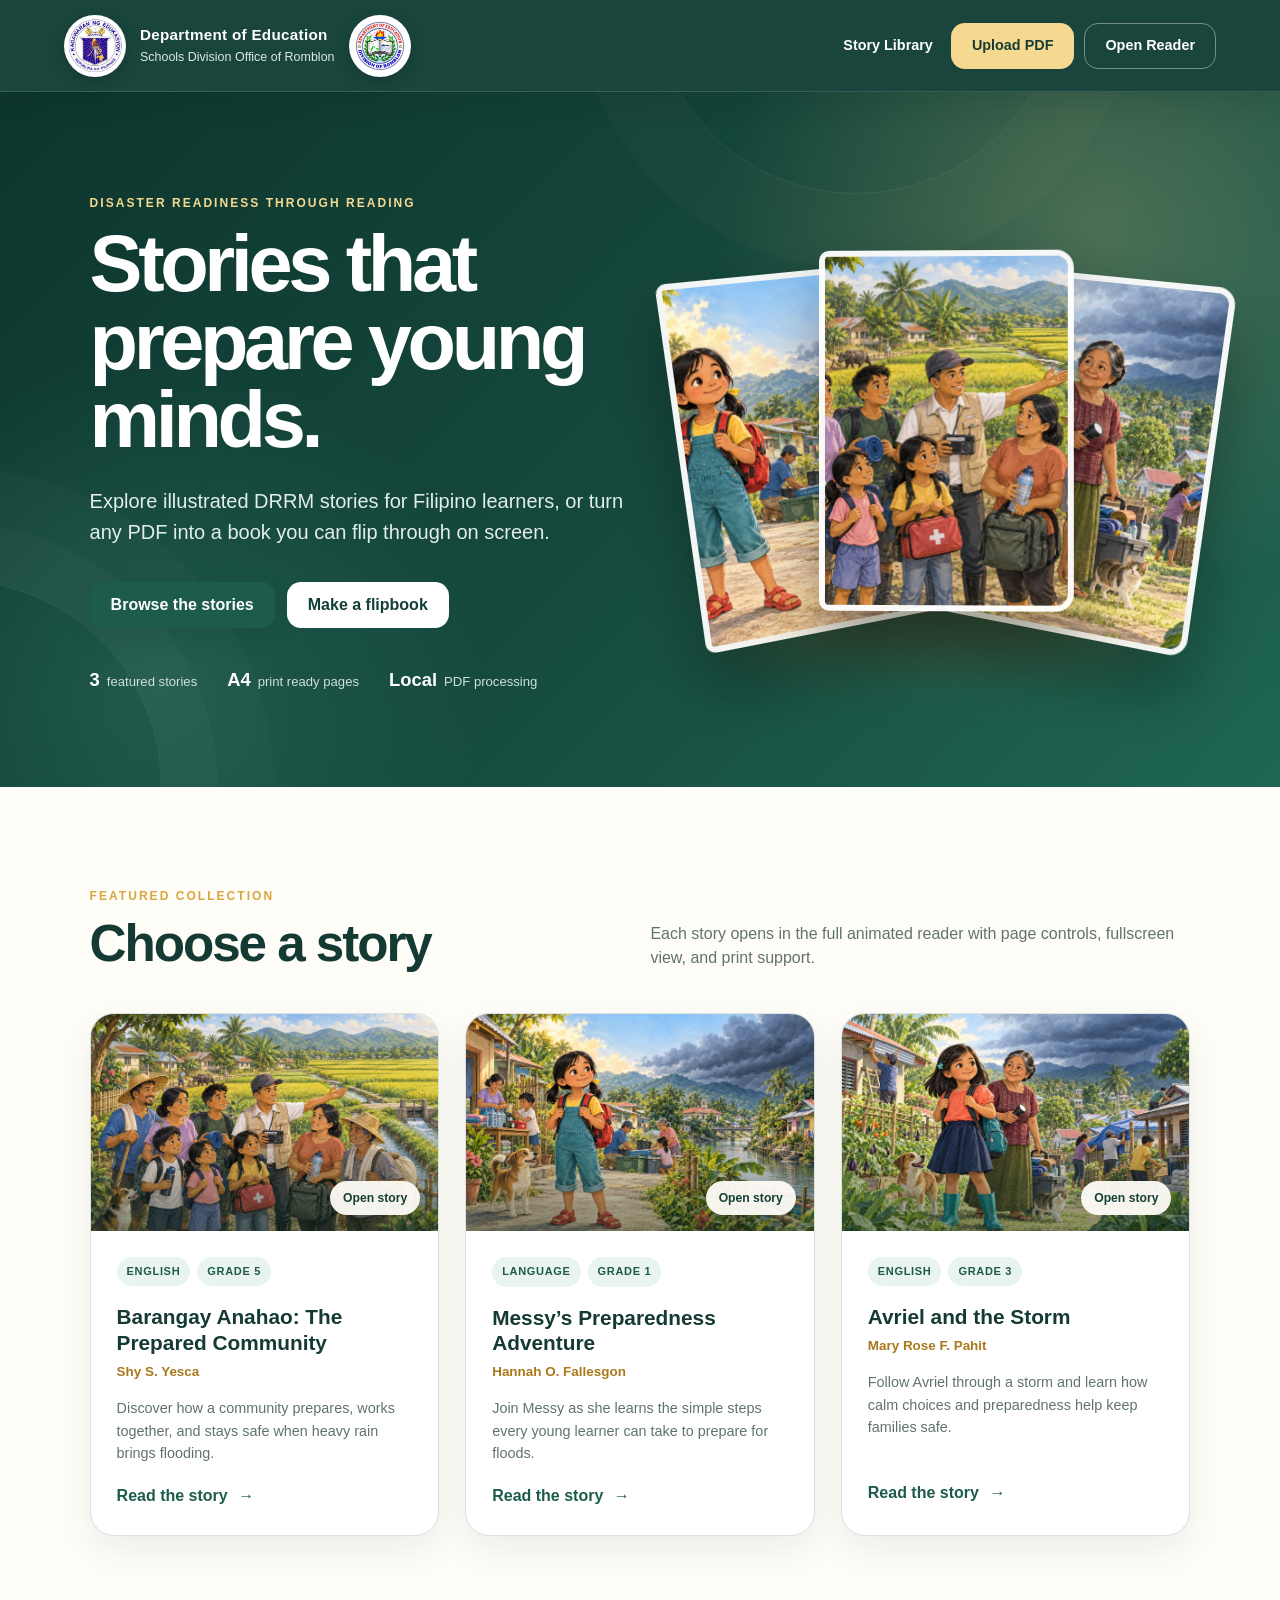
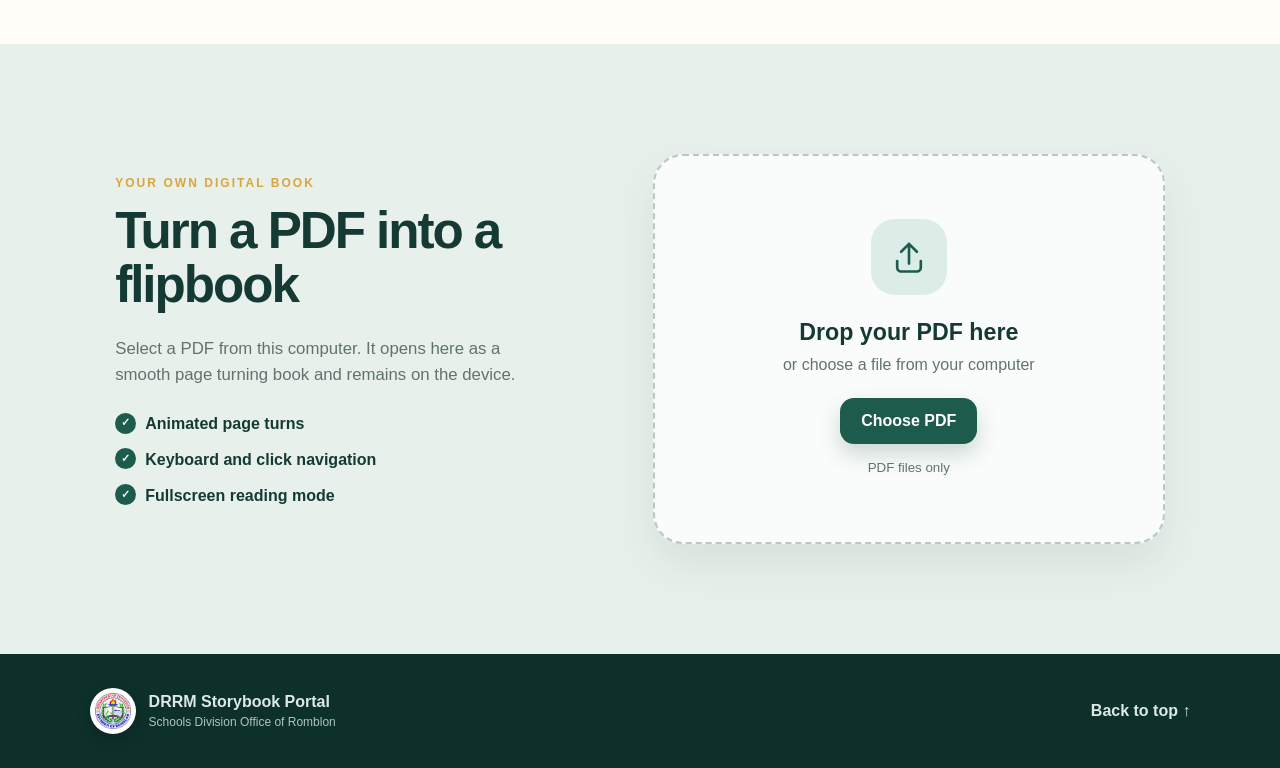
<file: index.html>
<!doctype html>
<html lang="en">
<head>
  <meta charset="utf-8">
  <meta name="viewport" content="width=device-width, initial-scale=1">
  <meta name="theme-color" content="#123f36">
  <title>DRRM Storybook Portal | SDO Romblon</title>
  <link rel="stylesheet" href="portal.css">
</head>
<body>
  <header class="site-header">
    <a class="agency-lockup" href="#top" aria-label="DRRM Storybook Portal home">
      <span class="seal seal-national"><img src="assets/branding/deped-national-seal.png" alt="Department of Education seal"></span>
      <span class="agency-copy">
        <strong>Department of Education</strong>
        <span>Schools Division Office of Romblon</span>
      </span>
      <span class="seal seal-division"><img src="assets/branding/sdo-romblon-seal.png" alt="Schools Division of Romblon seal"></span>
    </a>

    <nav class="top-actions" aria-label="Portal navigation">
      <a href="#library">Story Library</a>
      <button class="button button-gold" type="button" data-open-upload>Upload PDF</button>
      <a class="button button-outline" href="reader.html#page-1">Open Reader</a>
    </nav>
  </header>

  <main id="top">
    <section class="hero" aria-labelledby="hero-title">
      <div class="hero-copy">
        <p class="eyebrow">Disaster readiness through reading</p>
        <h1 id="hero-title">Stories that prepare young minds.</h1>
        <p class="hero-intro">Explore illustrated DRRM stories for Filipino learners, or turn any PDF into a book you can flip through on screen.</p>
        <div class="hero-actions">
          <a class="button button-primary" href="#library">Browse the stories</a>
          <button class="button button-light" type="button" data-open-upload>Make a flipbook</button>
        </div>
        <div class="hero-facts" aria-label="Portal features">
          <span><strong>3</strong> featured stories</span>
          <span><strong>A4</strong> print ready pages</span>
          <span><strong>Local</strong> PDF processing</span>
        </div>
      </div>

      <div class="cover-showcase" aria-label="Featured story covers">
        <a class="showcase-cover cover-left" href="reader.html#story2-page-1" aria-label="Open Messy's Preparedness Adventure">
          <img src="assets/story2/01-cover.jpg" alt="Cover of Messy's Preparedness Adventure">
        </a>
        <a class="showcase-cover cover-center" href="reader.html#page-1" aria-label="Open Barangay Anahao: The Prepared Community">
          <img src="assets/story1/01-cover.jpg" alt="Cover of Barangay Anahao: The Prepared Community">
        </a>
        <a class="showcase-cover cover-right" href="reader.html#story3-page-1" aria-label="Open Avriel and the Storm">
          <img src="assets/story3/01-cover.jpg" alt="Cover of Avriel and the Storm">
        </a>
        <span class="showcase-glow" aria-hidden="true"></span>
      </div>
    </section>

    <section class="library-section" id="library" aria-labelledby="library-title">
      <div class="section-heading">
        <div>
          <p class="eyebrow">Featured collection</p>
          <h2 id="library-title">Choose a story</h2>
        </div>
        <p>Each story opens in the full animated reader with page controls, fullscreen view, and print support.</p>
      </div>

      <div class="story-grid">
        <article class="story-card">
          <a class="story-cover" href="reader.html#page-1">
            <img src="assets/story1/01-cover.jpg" alt="Barangay Anahao: The Prepared Community cover">
            <span class="read-badge">Open story</span>
          </a>
          <div class="story-details">
            <div class="tags"><span>English</span><span>Grade 5</span></div>
            <h3>Barangay Anahao: The Prepared Community</h3>
            <p class="author">Shy S. Yesca</p>
            <p>Discover how a community prepares, works together, and stays safe when heavy rain brings flooding.</p>
            <a class="story-link" href="reader.html#page-1">Read the story <span aria-hidden="true">→</span></a>
          </div>
        </article>

        <article class="story-card">
          <a class="story-cover" href="reader.html#story2-page-1">
            <img src="assets/story2/01-cover.jpg" alt="Messy's Preparedness Adventure cover">
            <span class="read-badge">Open story</span>
          </a>
          <div class="story-details">
            <div class="tags"><span>Language</span><span>Grade 1</span></div>
            <h3>Messy’s Preparedness Adventure</h3>
            <p class="author">Hannah O. Fallesgon</p>
            <p>Join Messy as she learns the simple steps every young learner can take to prepare for floods.</p>
            <a class="story-link" href="reader.html#story2-page-1">Read the story <span aria-hidden="true">→</span></a>
          </div>
        </article>

        <article class="story-card">
          <a class="story-cover" href="reader.html#story3-page-1">
            <img src="assets/story3/01-cover.jpg" alt="Avriel and the Storm cover">
            <span class="read-badge">Open story</span>
          </a>
          <div class="story-details">
            <div class="tags"><span>English</span><span>Grade 3</span></div>
            <h3>Avriel and the Storm</h3>
            <p class="author">Mary Rose F. Pahit</p>
            <p>Follow Avriel through a storm and learn how calm choices and preparedness help keep families safe.</p>
            <a class="story-link" href="reader.html#story3-page-1">Read the story <span aria-hidden="true">→</span></a>
          </div>
        </article>
      </div>
    </section>

    <section class="upload-section" id="upload" aria-labelledby="upload-title">
      <div class="upload-copy">
        <p class="eyebrow">Your own digital book</p>
        <h2 id="upload-title">Turn a PDF into a flipbook</h2>
        <p>Select a PDF from this computer. It opens here as a smooth page turning book and remains on the device.</p>
        <ul>
          <li>Animated page turns</li>
          <li>Keyboard and click navigation</li>
          <li>Fullscreen reading mode</li>
        </ul>
      </div>

      <div class="drop-zone" id="drop-zone">
        <input id="pdf-input" type="file" accept="application/pdf,.pdf" hidden>
        <div class="upload-icon" aria-hidden="true">
          <svg viewBox="0 0 64 64" role="img"><path d="M32 42V12m0 0L20 24m12-12 12 12M14 38v10a6 6 0 0 0 6 6h24a6 6 0 0 0 6-6V38"/></svg>
        </div>
        <h3>Drop your PDF here</h3>
        <p>or choose a file from your computer</p>
        <button class="button button-primary" id="pick-pdf" type="button">Choose PDF</button>
        <small id="upload-status">PDF files only</small>
      </div>
    </section>
  </main>

  <footer>
    <div class="footer-brand">
      <span class="seal seal-small"><img src="assets/branding/sdo-romblon-seal.png" alt=""></span>
      <div><strong>DRRM Storybook Portal</strong><span>Schools Division Office of Romblon</span></div>
    </div>
    <a href="#top">Back to top ↑</a>
  </footer>

  <div class="pdf-overlay" id="pdf-reader" hidden aria-hidden="true">
    <div class="pdf-toolbar">
      <div class="pdf-title-wrap">
        <span class="pdf-mark" aria-hidden="true">PDF</span>
        <div><strong id="pdf-title">Flipbook</strong><span id="pdf-file-meta">Preparing your book…</span></div>
      </div>
      <div class="pdf-toolbar-actions">
        <button type="button" id="pdf-fullscreen" aria-label="View flipbook in fullscreen">Fullscreen</button>
        <button class="pdf-close" type="button" id="pdf-close" aria-label="Close flipbook">×</button>
      </div>
    </div>

    <div class="pdf-stage" id="pdf-stage">
      <button class="edge-turn edge-prev" id="edge-prev" type="button" aria-label="Previous page">‹</button>
      <div class="pdf-book" id="pdf-book" aria-live="polite">
        <div class="page-shadow" aria-hidden="true"></div>
        <div class="pdf-page-shell">
          <canvas id="pdf-canvas-back"></canvas>
          <canvas id="pdf-canvas-front"></canvas>
          <span class="page-sheen" aria-hidden="true"></span>
        </div>
        <div class="pdf-loading" id="pdf-loading"><span></span><p>Preparing your flipbook…</p></div>
      </div>
      <button class="edge-turn edge-next" id="edge-next" type="button" aria-label="Next page">›</button>
    </div>

    <div class="pdf-controls">
      <button type="button" id="pdf-prev">← Previous</button>
      <div class="pdf-progress">
        <strong id="pdf-page-label">Page 1 of 1</strong>
        <input id="pdf-page-slider" type="range" min="1" max="1" value="1" aria-label="Go to page">
      </div>
      <button type="button" id="pdf-next">Next →</button>
    </div>
  </div>

  <script src="assets/vendor/pdf.worker.min.js"></script>
  <script src="assets/vendor/pdf.min.js"></script>
  <script src="portal.js"></script>
</body>
</html>
</file>
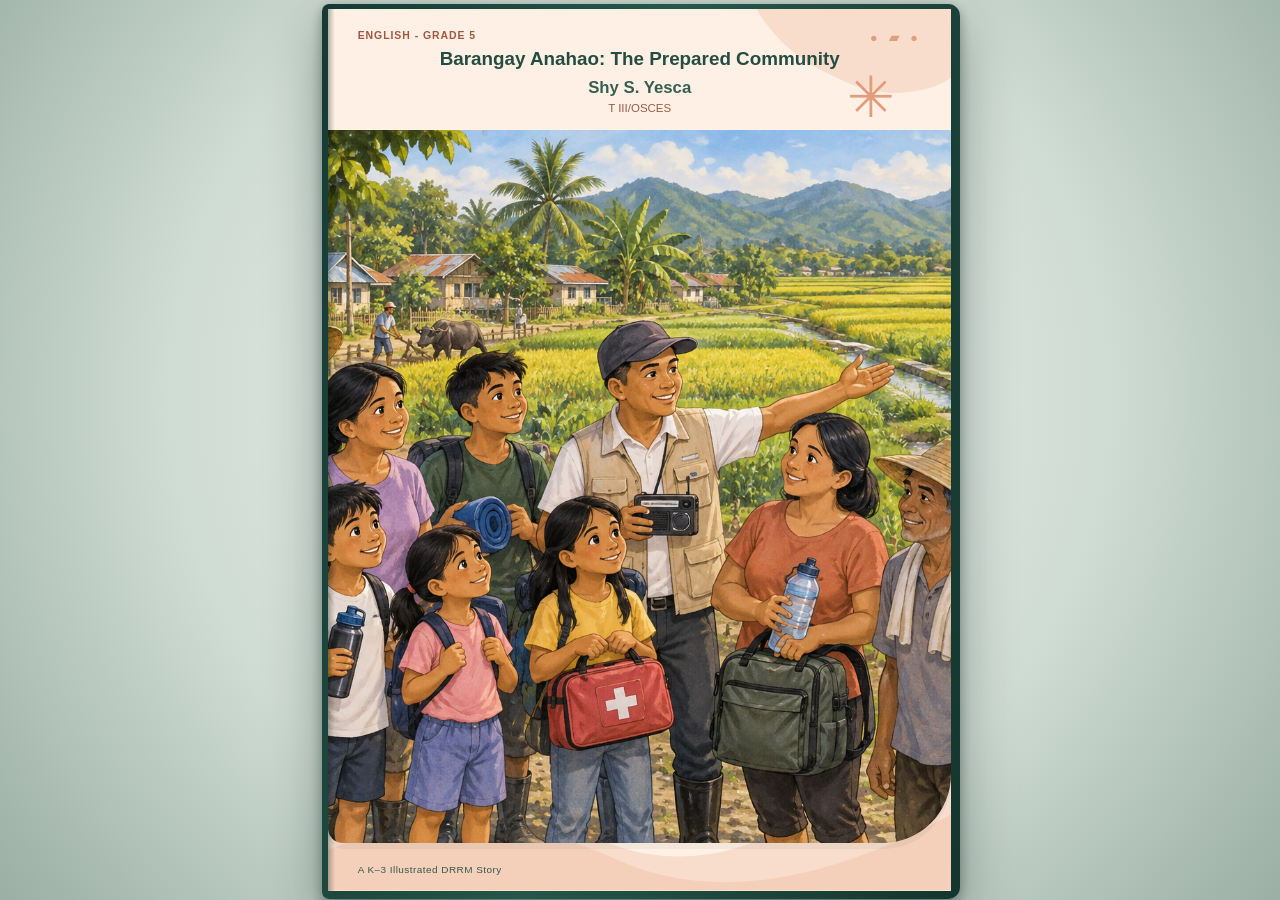
<file: reader.html>
<!doctype html>
<html lang="en">
  <head>
    <meta charset="utf-8">
    <meta name="viewport" content="width=device-width,initial-scale=1">
    <title>Illustrated Storybook · Stories 1, 2 and 3</title>
    <link rel="stylesheet" href="styles.css">
  </head>
  <body>
    <nav class="toolbar" aria-label="Book controls">
      <a class="brand" href="#page-1">STORY 1 <span>Brgy. Anahao</span>
      </a>
      <div class="tools">
        <label for="story-switch">Story</label>
        <select id="story-switch">
          <option value="1">Story 1 · Barangay Anahao</option>
          <option value="2">Story 2 · Messy’s Preparedness Adventure</option>
          <option value="3">Story 3 · Avriel and the Storm</option>
        </select>
        <label for="jump">Go to</label>
        <select id="jump">
          <option value="page-1">Page 01</option>
          <option value="page-2">Page 02</option>
          <option value="page-3">Page 03</option>
          <option value="page-4">Page 04</option>
          <option value="page-5">Page 05</option>
          <option value="page-6">Page 06</option>
          <option value="page-7">Page 07</option>
          <option value="page-8">Page 08</option>
          <option value="page-9">Page 09</option>
          <option value="page-10">Page 10</option>
          <option value="page-11">Page 11</option>
          <option value="page-12">Page 12</option>
          <option value="page-13">Page 13</option>
          <option value="page-14">Page 14</option>
          <option value="page-15">Page 15</option>
          <option value="page-16">Page 16</option>
          <option value="page-17">Page 17</option>
        </select>
        <button id="fullscreen" class="fullscreen-toggle" type="button" aria-label="View book in full screen">
          <span aria-hidden="true">&#x26F6;</span> Full Screen
        </button>
        <button id="print" type="button">Print / Save as PDF</button>
      </div>
    </nav>
    <main class="book">
      <div class="storybook story-standard active" id="storybook-1">
        <section class="sheet cover peach" id="page-1" aria-label="Story 1, page 1: Barangay. Anahao: The Prepared Community">
          <svg class="edge" viewbox="0 0 1000 220" preserveaspectratio="none" aria-hidden="true">
            <path d="M0 80 Q190 -10 380 110 T780 95 T1000 30 V220 H0Z" fill="currentColor" opacity=".24"></path>
            <path d="M0 155 Q240 70 460 170 T1000 100 V220 H0Z" fill="currentColor" opacity=".22"></path>
            <circle cx="875" cy="55" r="32" fill="currentColor" opacity=".32"></circle>
          </svg>
          <div class="page-label">
            <span class="subject-label">ENGLISH - GRADE 5</span>
            <span class="confetti" aria-hidden="true">● ▰ ●</span>
          </div>
          <div class="cover-copy">
            <h1>Barangay Anahao: The Prepared Community</h1>
            <div class="byline">
              <strong>Shy S. Yesca</strong>
            </div>
            <div class="cover-position">T III/OSCES</div>
            <div class="sunmark" aria-hidden="true">✳</div>
          </div>
          <figure class="frame">
            <img src="assets/story1/01-cover.jpg" alt="Filipino families prepare together in inland Barangay Anahao, surrounded by homes, trees, and farmland." loading="eager" decoding="sync">
          </figure>
          <h2>Brgy. Anahao: The Prepared Community</h2>
          <footer>
            <span>A K–3 Illustrated DRRM Story</span>
            <b class="no-page-number"></b>
          </footer>
        </section>
        <section class="sheet title-page mint" id="page-2" aria-label="Page 2: Brgy. Anahao: The Prepared Community">
          <svg class="edge" viewbox="0 0 1000 220" preserveaspectratio="none" aria-hidden="true">
            <path d="M0 80 Q190 -10 380 110 T780 95 T1000 30 V220 H0Z" fill="currentColor" opacity=".24"></path>
            <path d="M0 155 Q240 70 460 170 T1000 100 V220 H0Z" fill="currentColor" opacity=".22"></path>
            <circle cx="875" cy="55" r="32" fill="currentColor" opacity=".32"></circle>
          </svg>
          <div class="page-label">
            <span class="confetti" aria-hidden="true">● ▰ ●</span>
          </div>
          <figure class="frame">
            <img src="assets/story1/02-anahao.jpg" alt="A Filipino child welcomes readers to inland Brgy. Anahao with village homes, trees, and farmland." loading="eager" decoding="sync">
          </figure>
          <h2>Welcome to Brgy. Anahao</h2>
          <div class="title-copy">
            <p>A story of care,<br>preparation, and <strong>bayanihan</strong>
            </p>
            <div class="little-leaves" aria-hidden="true">
              <i></i>
              <i></i>
              <i></i>
            </div>
          </div>
          <footer>
            <span class="empty-footer-label"></span>
            <b class="no-page-number"></b>
          </footer>
        </section>
        <section class="sheet cream story short" id="page-3" aria-label="Story 1, page 3: A Village Close to Nature">
          <svg class="edge" viewbox="0 0 1000 220" preserveaspectratio="none" aria-hidden="true">
            <path d="M0 80 Q190 -10 380 110 T780 95 T1000 30 V220 H0Z" fill="currentColor" opacity=".24"></path>
            <path d="M0 155 Q240 70 460 170 T1000 100 V220 H0Z" fill="currentColor" opacity=".22"></path>
            <circle cx="875" cy="55" r="32" fill="currentColor" opacity=".32"></circle>
          </svg>
          <div class="page-label">
            <span class="confetti" aria-hidden="true">● ▰ ●</span>
          </div>
          <figure class="frame">
            <img src="assets/story1/03-farms.jpg" alt="A Filipino farming family tends rice, corn, coconuts, and root vegetables in Brgy. Anahao." loading="eager" decoding="sync">
          </figure>
          <h2>A Village Close to Nature</h2>
          <div class="copy">
            <p>

The people of Barangay(Brgy.) Anahao live in harmony with nature, embracing a simple yet rich way of life. The community is

predominantly agricultural, with farming as the primary source of livelihood. Residents cultivate crops such

as rice, corn, coconuts, and root vegetables. It is considered the <em>“food basket”</em> of Odiongan, a town in the

Province of Romblon.

</p>
          </div>
          <footer>
            <span>A Village Close to Nature</span>
            <b>01</b>
          </footer>
        </section>
        <section class="sheet sky story short" id="page-4" aria-label="Story 1, page 4: Warm Welcomes and Strong Ties">
          <svg class="edge" viewbox="0 0 1000 220" preserveaspectratio="none" aria-hidden="true">
            <path d="M0 80 Q190 -10 380 110 T780 95 T1000 30 V220 H0Z" fill="currentColor" opacity=".24"></path>
            <path d="M0 155 Q240 70 460 170 T1000 100 V220 H0Z" fill="currentColor" opacity=".22"></path>
            <circle cx="875" cy="55" r="32" fill="currentColor" opacity=".32"></circle>
          </svg>
          <div class="page-label">
            <span class="confetti" aria-hidden="true">● ▰ ●</span>
          </div>
          <figure class="frame">
            <img src="assets/story1/04-fiesta.jpg" alt="Filipino neighbors celebrate a warm community gathering in inland Brgy. Anahao." loading="eager" decoding="sync">
          </figure>
          <h2>Warm Welcomes and Strong Ties</h2>
          <div class="copy">
            <p>
The locals are known for their warm hospitality and strong family ties. In Brgy. Anahao, you'll witness a
strong sense of community: neighbors gather for traditional fiestas and celebrations, families share stories
and laughter over homemade meals, and work together on communal projects and initiatives. Their resilience,
resourcefulness, and joy in simplicity make Brgy. Anahao a truly special place.
</p>
          </div>
          <footer>
            <span>Warm Welcomes and Strong Ties</span>
            <b>02</b>
          </footer>
        </section>
        <section class="sheet story peach short" id="page-5" aria-label="Story 1, page 5: Caring for Nature">
          <svg class="edge" viewbox="0 0 1000 220" preserveaspectratio="none" aria-hidden="true">
            <path d="M0 80 Q190 -10 380 110 T780 95 T1000 30 V220 H0Z" fill="currentColor" opacity=".24"></path>
            <path d="M0 155 Q240 70 460 170 T1000 100 V220 H0Z" fill="currentColor" opacity=".22"></path>
            <circle cx="875" cy="55" r="32" fill="currentColor" opacity=".32"></circle>
          </svg>
          <div class="page-label">
            <span class="confetti" aria-hidden="true">● ▰ ●</span>
          </div>
          <figure class="frame">
            <img src="assets/story1/05-environment.jpg" alt="Brgy. Anahao residents notice litter, a clogged canal, and damaged trees in their inland community." loading="eager" decoding="sync">
          </figure>
          <h2>Caring for Nature</h2>
          <div class="copy">
            <p>
As time passed and with the rise of new technology, people began to neglect the environment. They started
throwing garbage everywhere and cutting down trees without restraint. The elders forgot to teach the young
about proper environmental care. They simply enjoyed nature’s gifts without properly caring for them.
</p>
          </div>
          <footer>
            <span>Caring for Nature</span>
            <b>03</b>
          </footer>
        </section>
        <section class="sheet mint story medium" id="page-6" aria-label="Story 1, page 6: A Storm Was Approaching">
          <svg class="edge" viewbox="0 0 1000 220" preserveaspectratio="none" aria-hidden="true">
            <path d="M0 80 Q190 -10 380 110 T780 95 T1000 30 V220 H0Z" fill="currentColor" opacity=".24"></path>
            <path d="M0 155 Q240 70 460 170 T1000 100 V220 H0Z" fill="currentColor" opacity=".22"></path>
            <circle cx="875" cy="55" r="32" fill="currentColor" opacity=".32"></circle>
          </svg>
          <div class="page-label">
            <span class="confetti" aria-hidden="true">● ▰ ●</span>
          </div>
          <figure class="frame">
            <img src="assets/story1/06-storm.jpg" alt="Heavy rain floods clogged inland canals and low roads near homes and crops in Brgy. Anahao." loading="eager" decoding="sync">
          </figure>
          <h2>A Storm Was Approaching</h2>
          <div class="copy">
            <p>
One day, news came that a storm was approaching. It was said to be weak, so the residents paid little
attention. They didn't prepare; they just went on with their daily activities. When the storm arrived, the
people were surprised by how quickly the water rose and flooded their area because the canals and drainage
systems were clogged. Their crops were destroyed, and some houses and properties were severely damaged.
Upset by what had happened, they sought forgiveness and promised themselves they would take care of their
beloved place—God's gift to them.
</p>
          </div>
          <footer>
            <span>A Storm Was Approaching</span>
            <b>04</b>
          </footer>
        </section>
        <section class="sheet cream story long" id="page-7" aria-label="Story 1, page 7: Bayanihan Begins">
          <svg class="edge" viewbox="0 0 1000 220" preserveaspectratio="none" aria-hidden="true">
            <path d="M0 80 Q190 -10 380 110 T780 95 T1000 30 V220 H0Z" fill="currentColor" opacity=".24"></path>
            <path d="M0 155 Q240 70 460 170 T1000 100 V220 H0Z" fill="currentColor" opacity=".22"></path>
            <circle cx="875" cy="55" r="32" fill="currentColor" opacity=".32"></circle>
          </svg>
          <div class="page-label">
            <span class="confetti" aria-hidden="true">● ▰ ●</span>
          </div>
          <figure class="frame">
            <img src="assets/story1/07-bayanihan.jpg" alt="Filipino neighbors clean an inland drainage canal and restore Brgy. Anahao through bayanihan." loading="eager" decoding="sync">
          </figure>
          <h2>Bayanihan Begins</h2>
          <div class="copy">
            <p>
A few days after the storm, everyone joined in cleaning and restoring their community; the bayanihan spirit
was revived, and each resident found a way to help. Brgy. Captain Magiting, called for an
assembly. Determined to prevent such damage from happening again, he convinced the people of Brgy. Anahao
to work together. They discussed the situation and the importance of disaster preparedness. They formed a
Disaster Risk Reduction and Management (DRRM) committee, which he led. They also conducted regular drills
and training sessions, created evacuation plans and emergency shelters, built flood-resistant homes and
infrastructure, established early warning systems, and stockpiled emergency supplies and food.
</p>
          </div>
          <footer>
            <span>Bayanihan Begins</span>
            <b>05</b>
          </footer>
        </section>
        <section class="sheet sky story long" id="page-8" aria-label="Story 1, page 8: Learning Together at School">
          <svg class="edge" viewbox="0 0 1000 220" preserveaspectratio="none" aria-hidden="true">
            <path d="M0 80 Q190 -10 380 110 T780 95 T1000 30 V220 H0Z" fill="currentColor" opacity=".24"></path>
            <path d="M0 155 Q240 70 460 170 T1000 100 V220 H0Z" fill="currentColor" opacity=".22"></path>
            <circle cx="875" cy="55" r="32" fill="currentColor" opacity=".32"></circle>
          </svg>
          <div class="page-label">
            <span class="confetti" aria-hidden="true">● ▰ ●</span>
          </div>
          <figure class="frame">
            <img src="assets/story1/08-school.jpg" alt="Mr. Masayahin and Filipino pupils discuss a flood emergency plan in their inland classroom." loading="eager" decoding="sync">
          </figure>
          <h2>Learning Together at School</h2>
          <div class="copy">
            <p>

The school also helped disseminate information about disaster preparedness. The teachers integrated disaster

preparedness into their daily lessons. In Mr. Masayahin's class, he asked his pupils to provide ideas on

<em>“how to create a flood emergency plan.”</em> Biboy said, <em>“I will identify safe zones in our barangay.”</em>
              <em>“That’s

right,”</em> Mr. Masayahin replied. <em>“I will prepare an emergency kit with food, water, and first aid supplies,”</em>

Daday exclaimed. <em>“That's amazing, Daday,”</em> Mr. Masayahin added. <em>“We should also have regular practice of

evacuation drills,”</em> Kakay suggested. <em>“Sir! We should stay informed about weather updates from reliable

sources all the time,”</em> Toto shouted. It ended as a very lively discussion. They all went home informed with

essential life skills.

</p>
          </div>
          <footer>
            <span>Learning Together at School</span>
            <b>06</b>
          </footer>
        </section>
        <section class="sheet story peach medium" id="page-9" aria-label="Story 1, page 9: A Plan for the Next Storm">
          <svg class="edge" viewbox="0 0 1000 220" preserveaspectratio="none" aria-hidden="true">
            <path d="M0 80 Q190 -10 380 110 T780 95 T1000 30 V220 H0Z" fill="currentColor" opacity=".24"></path>
            <path d="M0 155 Q240 70 460 170 T1000 100 V220 H0Z" fill="currentColor" opacity=".22"></path>
            <circle cx="875" cy="55" r="32" fill="currentColor" opacity=".32"></circle>
          </svg>
          <div class="page-label">
            <span class="confetti" aria-hidden="true">● ▰ ●</span>
          </div>
          <figure class="frame">
            <img src="assets/story1/09-prepared.jpg" alt="Filipino families prepare emergency supplies and help an elder reach an inland school shelter." loading="eager" decoding="sync">
          </figure>
          <h2>A Plan for the Next Storm</h2>
          <div class="copy">
            <p>

A few months later, the rainy season arrived. The Philippine Atmospheric, Geophysical, and Astronomical

Services Administration (PAGASA) forecasted a forthcoming typhoon named <em>“Kristine.”</em> It was predicted to be a

severe tropical storm. The residents of Brgy. Anahao immediately prepared. They implemented the precautionary

measures they had learned. So, when the typhoon hit their area, no severe damage occurred. Everyone living

there stayed safe and secure. They were all happy. Mr. Masayahin and his class were safe, as were all the

residents of Brgy. Anahao.

</p>
          </div>
          <footer>
            <span>A Plan for the Next Storm</span>
            <b>07</b>
          </footer>
        </section>
        <section class="sheet sky story short" id="page-10" aria-label="Story 1, page 10: The Community Stays Strong">
          <svg class="edge" viewbox="0 0 1000 220" preserveaspectratio="none" aria-hidden="true">
            <path d="M0 80 Q190 -10 380 110 T780 95 T1000 30 V220 H0Z" fill="currentColor" opacity=".24"></path>
            <path d="M0 155 Q240 70 460 170 T1000 100 V220 H0Z" fill="currentColor" opacity=".22"></path>
            <circle cx="875" cy="55" r="32" fill="currentColor" opacity=".32"></circle>
          </svg>
          <div class="page-label">
            <span class="confetti" aria-hidden="true">● ▰ ●</span>
          </div>
          <figure class="frame">
            <img src="assets/story1/10-cleanup.jpg" alt="Residents clean mud and leaves from inland roads and drainage after the rain." loading="eager" decoding="sync">
          </figure>
          <h2>The Community Stays Strong</h2>
          <div class="copy">
            <p>
When the rain stopped, everybody helped clean their barangay. They learned that preparation is the key to
survival, that a family emergency plan saves lives, that staying informed and following warnings is crucial,
and that community teamwork helps in times of disaster.
</p>
          </div>
          <footer>
            <span>The Community Stays Strong</span>
            <b>08</b>
          </footer>
        </section>
        <section class="sheet moral cream" id="page-11" aria-label="Page 11: Moral of the Story">
          <svg class="edge" viewbox="0 0 1000 220" preserveaspectratio="none" aria-hidden="true">
            <path d="M0 80 Q190 -10 380 110 T780 95 T1000 30 V220 H0Z" fill="currentColor" opacity=".24"></path>
            <path d="M0 155 Q240 70 460 170 T1000 100 V220 H0Z" fill="currentColor" opacity=".22"></path>
            <circle cx="875" cy="55" r="32" fill="currentColor" opacity=".32"></circle>
          </svg>
          <div class="page-label">
            <span class="confetti" aria-hidden="true">● ▰ ●</span>
          </div>
          <figure class="frame">
            <img src="assets/story1/11-lessons.jpg" alt="A grandmother explains a family emergency plan to children." loading="eager" decoding="sync">
          </figure>
          <h2>Moral of the Story</h2>
          <ul class="moral-list">
            <li>
              <b>1</b>
              <span>Preparation is the key to survival.</span>
            </li>
            <li>
              <b>2</b>
              <span>Community teamwork and cooperation (Bayanihan) saves life.</span>
            </li>
            <li>
              <b>3</b>
              <span>Early warning systems and emergency plans are crucial.</span>
            </li>
            <li>
              <b>4</b>
              <span>Disaster risk reduction and management is everyone’s responsibility.</span>
            </li>
          </ul>
          <footer>
            <span>Moral of the Story</span>
            <b>09</b>
          </footer>
        </section>
        <section class="peach sheet print-book-mode questionnaire-page" id="page-12" aria-label="Story 1, page 12: Interactive Comprehension Questions">
          <svg class="edge" viewbox="0 0 1000 220" preserveaspectratio="none" aria-hidden="true">
            <path d="M0 80 Q190 -10 380 110 T780 95 T1000 30 V220 H0Z" fill="currentColor" opacity=".24"></path>
            <path d="M0 155 Q240 70 460 170 T1000 100 V220 H0Z" fill="currentColor" opacity=".22"></path>
            <circle cx="875" cy="55" r="32" fill="currentColor" opacity=".32"></circle>
          </svg>
          <div class="page-label">
            <span class="confetti" aria-hidden="true">● ▰ ●</span>
          </div>
          <h2>Comprehension Questions</h2>
          <div class="questionnaire">
            <div class="questionnaire-intro">
              <span>CHECK YOUR UNDERSTANDING</span>
              <p>Encircle the letter of the correct answer.</p>
            </div>
            <article class="question-card" data-question="1" data-correct="B" data-correct-feedback="Correct! The residents of Brgy. Anahao are the story’s main characters." data-hint="Think about who worked together throughout the story." role="group" aria-labelledby="story1-question-1-prompt">
              <div class="question-heading">
                <span class="question-badge" aria-hidden="true">1</span>
                <h3 id="story1-question-1-prompt">Who are the characters in the story?</h3>
              </div>
              <div class="radio-choices">
                <label>
                  <input type="radio" name="story1-question-1" value="A" aria-label="Question 1, choice A: Shy S. Yesca">
                  <b>A.</b>
                  <span>Shy S. Yesca</span>
                </label>
                <label>
                  <input type="radio" name="story1-question-1" value="B" aria-label="Question 1, choice B: residents of Brgy. Anahao">
                  <b>B.</b>
                  <span>residents of Brgy. Anahao</span>
                </label>
                <label>
                  <input type="radio" name="story1-question-1" value="C" aria-label="Question 1, choice C: Kapitan Magiting only">
                  <b>C.</b>
                  <span>Kapitan Magiting only</span>
                </label>
                <label>
                  <input type="radio" name="story1-question-1" value="D" aria-label="Question 1, choice D: Mr. Masayahin and the children only">
                  <b>D.</b>
                  <span>Mr. Masayahin and the children only</span>
                </label>
              </div>
            </article>
            <article class="question-card" data-question="2" data-correct="C" data-correct-feedback="Correct! The story takes place in Brgy. Anahao." data-hint="Look for the most specific place named in the story." role="group" aria-labelledby="story1-question-2-prompt">
              <div class="question-heading">
                <span class="question-badge" aria-hidden="true">2</span>
                <h3 id="story1-question-2-prompt">Where is the setting of the story?</h3>
              </div>
              <div class="radio-choices">
                <label>
                  <input type="radio" name="story1-question-2" value="A" aria-label="Question 2, choice A: Province of Romblon">
                  <b>A.</b>
                  <span>Province of Romblon</span>
                </label>
                <label>
                  <input type="radio" name="story1-question-2" value="B" aria-label="Question 2, choice B: Town of Odiongan">
                  <b>B.</b>
                  <span>Town of Odiongan</span>
                </label>
                <label>
                  <input type="radio" name="story1-question-2" value="C" aria-label="Question 2, choice C: Brgy. Anahao">
                  <b>C.</b>
                  <span>Brgy. Anahao</span>
                </label>
                <label>
                  <input type="radio" name="story1-question-2" value="D" aria-label="Question 2, choice D: All of the above">
                  <b>D.</b>
                  <span>All of the above</span>
                </label>
              </div>
            </article>
            <article class="question-card" data-question="3" data-correct="A" data-correct-feedback="Correct! Helping prepare protects the whole community." data-hint="Remember how bayanihan helped keep everyone safe." role="group" aria-labelledby="story1-question-3-prompt">
              <div class="question-heading">
                <span class="question-badge" aria-hidden="true">3</span>
                <h3 id="story1-question-3-prompt">If you were one of the characters in the story, would you also help in the preparations for the disasters? Why/Why not?</h3>
              </div>
              <div class="radio-choices">
                <label>
                  <input type="radio" name="story1-question-3" value="A" aria-label="Question 3, choice A: Yes, because it is important to protect the community">
                  <b>A.</b>
                  <span>Yes, because it is important to protect the community</span>
                </label>
                <label>
                  <input type="radio" name="story1-question-3" value="B" aria-label="Question 3, choice B: No, because I don't think it's necessary">
                  <b>B.</b>
                  <span>No, because I don't think it's necessary</span>
                </label>
                <label>
                  <input type="radio" name="story1-question-3" value="C" aria-label="Question 3, choice C: Maybe, depending on the situation">
                  <b>C.</b>
                  <span>Maybe, depending on the situation</span>
                </label>
                <label>
                  <input type="radio" name="story1-question-3" value="D" aria-label="Question 3, choice D: I don't know">
                  <b>D.</b>
                  <span>I don't know</span>
                </label>
              </div>
            </article>
            <article class="question-card" data-question="4" data-correct="D" data-correct-feedback="Correct! Those supplies help a family stay safe during an emergency." data-hint="Choose the supplies needed for safety, food, light, and first aid." role="group" aria-labelledby="story1-question-4-prompt">
              <div class="question-heading">
                <span class="question-badge" aria-hidden="true">4</span>
                <h3 id="story1-question-4-prompt">If you were asked, what should be included in the emergency kit?</h3>
              </div>
              <div class="radio-choices">
                <label>
                  <input type="radio" name="story1-question-4" value="A" aria-label="Question 4, choice A: A collection of vintage stamps and coins.">
                  <b>A.</b>
                  <span>A collection of vintage stamps and coins.</span>
                </label>
                <label>
                  <input type="radio" name="story1-question-4" value="B" aria-label="Question 4, choice B: A set of matching pajamas for the whole family.">
                  <b>B.</b>
                  <span>A set of matching pajamas for the whole family.</span>
                </label>
                <label>
                  <input type="radio" name="story1-question-4" value="C" aria-label="Question 4, choice C: A large collection of board games.">
                  <b>C.</b>
                  <span>A large collection of board games.</span>
                </label>
                <label>
                  <input type="radio" name="story1-question-4" value="D" aria-label="Question 4, choice D: A first aid kit, water, non-perishable food, and a flashlight.">
                  <b>D.</b>
                  <span>A first aid kit, water, non-perishable food, and a flashlight.</span>
                </label>
              </div>
            </article>
            <article class="question-card" data-question="5" data-correct="C" data-correct-feedback="Correct! Disaster preparedness is the story’s central lesson." data-hint="Think about the main lesson that connects every event in the story." role="group" aria-labelledby="story1-question-5-prompt">
              <div class="question-heading">
                <span class="question-badge" aria-hidden="true">5</span>
                <h3 id="story1-question-5-prompt">What did you learn after reading the story?</h3>
              </div>
              <div class="radio-choices">
                <label>
                  <input type="radio" name="story1-question-5" value="A" aria-label="Question 5, choice A: The teamwork of the people in times of disaster.">
                  <b>A.</b>
                  <span>The teamwork of the people in times of disaster.</span>
                </label>
                <label>
                  <input type="radio" name="story1-question-5" value="B" aria-label="Question 5, choice B: The proper information about weather updates.">
                  <b>B.</b>
                  <span>The proper information about weather updates.</span>
                </label>
                <label>
                  <input type="radio" name="story1-question-5" value="C" aria-label="Question 5, choice C: The importance of disaster preparedness.">
                  <b>C.</b>
                  <span>The importance of disaster preparedness.</span>
                </label>
                <label>
                  <input type="radio" name="story1-question-5" value="D" aria-label="Question 5, choice D: The value of community cooperation.">
                  <b>D.</b>
                  <span>The value of community cooperation.</span>
                </label>
              </div>
            </article>
          </div>
          <footer>
            <span>Comprehension Questions</span>
            <b>10</b>
          </footer>
        </section>
        <section class="sheet glossary sky" id="page-13" aria-label="Story 1, page 13: Glossary">
          <svg class="edge" viewbox="0 0 1000 220" preserveaspectratio="none" aria-hidden="true">
            <path d="M0 80 Q190 -10 380 110 T780 95 T1000 30 V220 H0Z" fill="currentColor" opacity=".24"></path>
            <path d="M0 155 Q240 70 460 170 T1000 100 V220 H0Z" fill="currentColor" opacity=".22"></path>
            <circle cx="875" cy="55" r="32" fill="currentColor" opacity=".32"></circle>
          </svg>
          <div class="page-label">
            <span class="confetti" aria-hidden="true">● ▰ ●</span>
          </div>
          <figure class="frame">
            <img src="assets/story1/13-glossary-a.jpg" alt="Children learn vocabulary with an elder farmer among inland Brgy. Anahao crops and irrigation canals." loading="eager" decoding="sync">
          </figure>
          <h2>Glossary</h2>
          <dl class="words">
            <div class="word">
              <dt>Brgy. Anahao</dt>
              <dd>A community in the Province of Romblon known for its agricultural practices and strong sense of community</dd>
            </div>
            <div class="word">
              <dt>Barangay(Brgy.)</dt>
              <dd>A term used in the Philippines to refer to a village, district, or ward</dd>
            </div>
            <div class="word">
              <dt>Bayanihan</dt>
              <dd>A Filipino custom referring to communal unity and cooperation for a particular purpose</dd>
            </div>
            <div class="word">
              <dt>Clogged Canals and Drainages</dt>
              <dd>Blocked water pathways that caused flooding during the storm in Brgy. Anahao</dd>
            </div>
            <div class="word">
              <dt>Disaster Risk and Reduction Management (DRRM) Committee</dt>
              <dd>An agency formed to address disaster preparedness and management</dd>
            </div>
            <div class="word">
              <dt>Flood-Resistant Homes</dt>
              <dd>Houses designed to withstand flooding and minimize damage</dd>
            </div>
            <div class="word">
              <dt>God’s Gift</dt>
              <dd>A reference to the natural beauty and resources</dd>
            </div>
            <div class="word">
              <dt>PAGASA</dt>
              <dd>
Philippine Atmospheric Geophysical Astronomical Services Administration, responsible for weather forecasting
in the Philippines
</dd>
            </div>
          </dl>
          <footer>
            <span>Glossary</span>
            <b>11</b>
          </footer>
        </section>
        <section class="sheet glossary mint" id="page-14" aria-label="Story 1, page 14: Glossary">
          <svg class="edge" viewbox="0 0 1000 220" preserveaspectratio="none" aria-hidden="true">
            <path d="M0 80 Q190 -10 380 110 T780 95 T1000 30 V220 H0Z" fill="currentColor" opacity=".24"></path>
            <path d="M0 155 Q240 70 460 170 T1000 100 V220 H0Z" fill="currentColor" opacity=".22"></path>
            <circle cx="875" cy="55" r="32" fill="currentColor" opacity=".32"></circle>
          </svg>
          <div class="page-label">
            <span class="confetti" aria-hidden="true">● ▰ ●</span>
          </div>
          <figure class="frame">
            <img src="assets/story1/14-glossary-b.jpg" alt="A Filipino DRRM volunteer explains emergency supplies at an inland barangay hall." loading="eager" decoding="sync">
          </figure>
          <h2>Glossary</h2>
          <dl class="words">
            <div class="word">
              <dt>Precautionary Measures</dt>
              <dd>Steps taken in advance to prevent or minimize damage or harm</dd>
            </div>
            <div class="word">
              <dt>Resilience</dt>
              <dd>The ability to recover quickly from difficulties</dd>
            </div>
            <div class="word">
              <dt>Root Vegetables</dt>
              <dd>Vegetables that grow underground</dd>
            </div>
            <div class="word">
              <dt>Severe Tropical Storm</dt>
              <dd>The classification of the typhoon <em>“Kristine”</em> forecasted to hit Brgy. Anahao</dd>
            </div>
            <div class="word">
              <dt>Stockpiled Emergency Supplies</dt>
              <dd>Gathered resources for emergency use, ensuring preparedness</dd>
            </div>
            <div class="word">
              <dt>Strong Family Ties</dt>
              <dd>Close relationships and connections within families</dd>
            </div>
            <div class="word">
              <dt>Traditional Fiestas</dt>
              <dd>Celebrations with cultural significance</dd>
            </div>
            <div class="word">
              <dt>Warm Hospitality</dt>
              <dd>Friendly and welcoming nature of the locals</dd>
            </div>
          </dl>
          <footer>
            <span>Glossary</span>
            <b>12</b>
          </footer>
        </section>
        <section class="sheet learning peach" id="page-15" aria-label="Story 1, page 15: Learning Competency">
          <svg class="edge" viewbox="0 0 1000 220" preserveaspectratio="none" aria-hidden="true">
            <path d="M0 80 Q190 -10 380 110 T780 95 T1000 30 V220 H0Z" fill="currentColor" opacity=".24"></path>
            <path d="M0 155 Q240 70 460 170 T1000 100 V220 H0Z" fill="currentColor" opacity=".22"></path>
            <circle cx="875" cy="55" r="32" fill="currentColor" opacity=".32"></circle>
          </svg>
          <div class="page-label">
            <span class="confetti" aria-hidden="true">● ▰ ●</span>
          </div>
          <figure class="frame">
            <img src="assets/story1/15-competency.jpg" alt="A Filipino teacher and pupils review story-text features and DRRM learning in an inland classroom." loading="eager" decoding="sync">
          </figure>
          <h2>Learning Competency</h2>
          <div class="competency-card">
            <div class="competency-row">
              <strong>Learning Area</strong>
              <span>English</span>
            </div>
            <div class="competency-row">
              <strong>Grade Level</strong>
              <span>5</span>
            </div>
            <div class="competency-row">
              <strong>Quarter</strong>
              <span>3</span>
            </div>
            <div class="competency-row">
              <strong>Lesson / Week No.</strong>
              <span>Week 1–2</span>
            </div>
            <div class="competency-row">
              <strong>Learning Competency</strong>
              <span>Distinguish text-types according to purpose and features: classification, explanation, enumeration and time order.</span>
            </div>
          </div>
          <footer>
            <span>Learning Competency</span>
            <b>13</b>
          </footer>
        </section>
      </div>
      <div class="storybook story-standard" id="storybook-2">
        <section class="sheet cover peach" id="story2-page-1" aria-label="Story 2 cover: Messy's Preparedness Adventure">
          <svg class="edge" viewbox="0 0 1000 220" preserveaspectratio="none" aria-hidden="true">
            <path d="M0 80 Q190 -10 380 110 T780 95 T1000 30 V220 H0Z" fill="currentColor" opacity=".24"></path>
            <path d="M0 155 Q240 70 460 170 T1000 100 V220 H0Z" fill="currentColor" opacity=".22"></path>
            <circle cx="875" cy="55" r="32" fill="currentColor" opacity=".32"></circle>
          </svg>
          <div class="page-label">
            <span class="subject-label">LANGUAGE - GRADE 1</span>
            <span class="confetti" aria-hidden="true">● ▰ ●</span>
          </div>
          <div class="cover-copy">
            <h1>Messy’s Preparedness Adventure</h1>
            <div class="byline"><strong>Hannah O. Fallesgon</strong></div>
            <div class="cover-position">Teacher II / OSCES</div>
            <div class="sunmark" aria-hidden="true">✳</div>
          </div>
          <figure class="frame">
            <img src="assets/story2/01-cover.jpg" alt="Messy, a young Filipino girl, holds an emergency kit as her riverside barangay prepares together for heavy rain." loading="eager" decoding="sync">
          </figure>
          <h2>Messy’s Preparedness Adventure</h2>
          <!---<footer>
            <span>A K–3 Illustrated DRRM Story</span>
            <b class="no-page-number"></b>
          </footer>-->
        </section>
        <section class="sheet title-page mint" id="story2-page-2" aria-label="Story 2 inside cover: Meet Messy">
          <svg class="edge" viewbox="0 0 1000 220" preserveaspectratio="none" aria-hidden="true">
            <path d="M0 80 Q190 -10 380 110 T780 95 T1000 30 V220 H0Z" fill="currentColor" opacity=".24"></path>
            <path d="M0 155 Q240 70 460 170 T1000 100 V220 H0Z" fill="currentColor" opacity=".22"></path>
            <circle cx="875" cy="55" r="32" fill="currentColor" opacity=".32"></circle>
          </svg>
          <div class="page-label">
            
            <span class="confetti" aria-hidden="true">● ▰ ●</span>
          </div>
          <figure class="frame">
            <img src="assets/story2/02-meet-messy.jpg" alt="Messy smiles near the calm river and tropical homes of her Filipino barangay." loading="eager" decoding="sync">
          </figure>
          <h2>Meet Messy</h2>
          <div class="title-copy">
            <p>A story about<br><strong>preparation, courage, and helping one another</strong></p>
            <div class="little-leaves" aria-hidden="true"><i></i><i></i><i></i></div>
          </div>
          <footer>
            <span></span>
            <b class="no-page-number"></b>
          </footer>
        </section>
        <section class="sheet cream story short" id="story2-page-3" aria-label="Story 2, A Curious Girl by the River">
          <svg class="edge" viewbox="0 0 1000 220" preserveaspectratio="none" aria-hidden="true">
            <path d="M0 80 Q190 -10 380 110 T780 95 T1000 30 V220 H0Z" fill="currentColor" opacity=".24"></path>
            <path d="M0 155 Q240 70 460 170 T1000 100 V220 H0Z" fill="currentColor" opacity=".22"></path>
            <circle cx="875" cy="55" r="32" fill="currentColor" opacity=".32"></circle>
          </svg>
          <div class="page-label">
            
            <span class="confetti" aria-hidden="true">● ▰ ●</span>
          </div>
          <figure class="frame">
            <img src="assets/story2/03-river-home.jpg" alt="Messy, a young Filipino girl, looks curiously at the calm river near her safe riverside barangay home." loading="eager" decoding="sync">
          </figure>
          <h2>A Curious Girl by the River</h2>
          <div class="copy">
            <p>This is Messy.<br>
            She is s curious girl.<br>
            She lives near river.<br>
            The river is quiet.<br>
            But it can be dangerous.</p>
          </div>
          <footer>
            <span>A Curious Girl by the River</span>
            <b>01</b>
          </footer>
        </section>
        <section class="sheet sky story short" id="story2-page-4" aria-label="Story 2, Learning About Floods">
          <svg class="edge" viewbox="0 0 1000 220" preserveaspectratio="none" aria-hidden="true">
            <path d="M0 80 Q190 -10 380 110 T780 95 T1000 30 V220 H0Z" fill="currentColor" opacity=".24"></path>
            <path d="M0 155 Q240 70 460 170 T1000 100 V220 H0Z" fill="currentColor" opacity=".22"></path>
            <circle cx="875" cy="55" r="32" fill="currentColor" opacity=".32"></circle>
          </svg>
          <div class="page-label">
            
            <span class="confetti" aria-hidden="true">● ▰ ●</span>
          </div>
          <figure class="frame">
            <img src="assets/story2/04-classroom-flood-lesson.jpg" alt="Mrs. Lopez teaches Messy and her Filipino Grade 1 classmates how floods happen." loading="eager" decoding="sync">
          </figure>
          <h2>Learning About Floods</h2>
          <div class="copy">
            <p>Teacher Lopez talked about floods.<br>Messy listened.<br>She wanted to know more.</p>
          </div>
          <footer>
            <span>Learning About Floods</span>
            <b>02</b>
          </footer>
        </section>
        <section class="sheet peach story short" id="story2-page-5" aria-label="Story 2, We Can Be Prepared">
          <svg class="edge" viewbox="0 0 1000 220" preserveaspectratio="none" aria-hidden="true">
            <path d="M0 80 Q190 -10 380 110 T780 95 T1000 30 V220 H0Z" fill="currentColor" opacity=".24"></path>
            <path d="M0 155 Q240 70 460 170 T1000 100 V220 H0Z" fill="currentColor" opacity=".22"></path>
            <circle cx="875" cy="55" r="32" fill="currentColor" opacity=".32"></circle>
          </svg>
          <div class="page-label">
            
            <span class="confetti" aria-hidden="true">● ▰ ●</span>
          </div>
          <figure class="frame">
            <img src="assets/story2/05-preparedness-question.jpg" alt="Messy asks Mrs. Lopez how the class can prepare for flooding." loading="eager" decoding="sync">
          </figure>
          <h2>We Can Be Prepared</h2>
          <div class="copy">
            <p>Messy asked, <em>“How can we be ready for the flood?”</em> <br>Teacher Lopez said, <em><br>“We cannot stop the rain. <br>But we can be ready”</em></p>
          </div>
          <footer>
            <span>We Can Be Prepared</span>
            <b>03</b>
          </footer>
        </section>
        <section class="sheet mint story short" id="story2-page-6" aria-label="Story 2, Building an Emergency Kit">
          <svg class="edge" viewbox="0 0 1000 220" preserveaspectratio="none" aria-hidden="true">
            <path d="M0 80 Q190 -10 380 110 T780 95 T1000 30 V220 H0Z" fill="currentColor" opacity=".24"></path>
            <path d="M0 155 Q240 70 460 170 T1000 100 V220 H0Z" fill="currentColor" opacity=".22"></path>
            <circle cx="875" cy="55" r="32" fill="currentColor" opacity=".32"></circle>
          </svg>
          <div class="page-label">
            
            <span class="confetti" aria-hidden="true">● ▰ ●</span>
          </div>
          <figure class="frame">
            <img src="assets/story2/06-emergency-kit.jpg" alt="Mrs. Lopez and Messy arrange water, a flashlight, a first aid kit, a whistle, food, and other emergency supplies." loading="eager" decoding="sync">
          </figure>
          <h2>Preparing an Emergency Kit</h2>
          <div class="copy">
            <p class="centered-lines">Teacher Lopez showed what to put in an emergncy bag.<br>She said, <em>If the water gets high, go to the safe place."</em></p>
          </div>
          <footer>
            <span>Building an Emergency Kit</span>
            <b>04</b>
          </footer>
        </section>
        <section class="sheet cream story medium" id="story2-page-7" aria-label="Story 2, A Storm Is Coming">
          <svg class="edge" viewbox="0 0 1000 220" preserveaspectratio="none" aria-hidden="true">
            <path d="M0 80 Q190 -10 380 110 T780 95 T1000 30 V220 H0Z" fill="currentColor" opacity=".24"></path>
            <path d="M0 155 Q240 70 460 170 T1000 100 V220 H0Z" fill="currentColor" opacity=".22"></path>
            <circle cx="875" cy="55" r="32" fill="currentColor" opacity=".32"></circle>
          </svg>
          <div class="page-label">
            
            <span class="confetti" aria-hidden="true">● ▰ ●</span>
          </div>
          <figure class="frame">
            <img src="assets/story2/07-storm-warning.jpg" alt="Messy hears a storm warning at home and quickly helps move the family emergency kit to a safe, elevated place." loading="eager" decoding="sync">
          </figure>
          <h2>A Storm Is Coming</h2>
          <div class="copy">
            <p>One day, Messy heard the news.
			<br>A big storm is coming.
			<br>It will rain hard.
			<br>There maybe a flood.
			<br>Messy remembered her lesson.
			<br>She got her emergency bag.
			<br>She went to a safe place.</p>
          </div>
          <footer>
            <span>A Storm Is Coming</span>
            <b>05</b>
          </footer>
        </section>
        <section class="sheet sky story medium" id="story2-page-8" aria-label="Story 2, Ready for the Rising Water">
          <svg class="edge" viewbox="0 0 1000 220" preserveaspectratio="none" aria-hidden="true">
            <path d="M0 80 Q190 -10 380 110 T780 95 T1000 30 V220 H0Z" fill="currentColor" opacity=".24"></path>
            <path d="M0 155 Q240 70 460 170 T1000 100 V220 H0Z" fill="currentColor" opacity=".22"></path>
            <circle cx="875" cy="55" r="32" fill="currentColor" opacity=".32"></circle>
          </svg>
          <div class="page-label">
            
            <span class="confetti" aria-hidden="true">● ▰ ●</span>
          </div>
          <figure class="frame">
            <img src="assets/story2/08-ready-for-flood.jpg" alt="Messy's Filipino family stays safely indoors with an emergency kit and food while floodwater rises outside their prepared barangay home." loading="eager" decoding="sync">
          </figure>
          <h2>Ready for the Rising Water</h2>
          <div class="copy">
            <p>The storm came.
			<br> The water got high.
			<br>Messy's barangay was ready
			<br>They  had bags and food.
			<br>They stayed safe inside their houses.
			<br>They waited until the water went down.</p>
          </div>
          <footer>
            <span>Ready for the Rising Water</span>
            <b>06</b>
          </footer>
        </section>
        <section class="sheet peach story short" id="story2-page-9" aria-label="Story 2, Cleaning Together">
          <svg class="edge" viewbox="0 0 1000 220" preserveaspectratio="none" aria-hidden="true">
            <path d="M0 80 Q190 -10 380 110 T780 95 T1000 30 V220 H0Z" fill="currentColor" opacity=".24"></path>
            <path d="M0 155 Q240 70 460 170 T1000 100 V220 H0Z" fill="currentColor" opacity=".22"></path>
            <circle cx="875" cy="55" r="32" fill="currentColor" opacity=".32"></circle>
          </svg>
          <div class="page-label">
            
            <span class="confetti" aria-hidden="true">● ▰ ●</span>
          </div>
          <figure class="frame">
            <img src="assets/story2/09-cleanup-together.jpg" alt="Messy and her Filipino neighbors clean their barangay together after the storm." loading="eager" decoding="sync">
          </figure>
          <h2>Cleaning Together</h2>
          <div class="copy">
            <p>The storm was gone.
			<br>Everyone helped.
			<br>They cleaned their place.</p>
          </div>
          <footer>
            <span>Cleaning Together</span>
            <b>07</b>
          </footer>
        </section>
        <section class="sheet mint story medium" id="story2-page-10" aria-label="Story 2, Things Were Getting Better">
          <svg class="edge" viewbox="0 0 1000 220" preserveaspectratio="none" aria-hidden="true">
            <path d="M0 80 Q190 -10 380 110 T780 95 T1000 30 V220 H0Z" fill="currentColor" opacity=".24"></path>
            <path d="M0 155 Q240 70 460 170 T1000 100 V220 H0Z" fill="currentColor" opacity=".22"></path>
            <circle cx="875" cy="55" r="32" fill="currentColor" opacity=".32"></circle>
          </svg>
          <div class="page-label">
            
            <span class="confetti" aria-hidden="true">● ▰ ●</span>
          </div>
          <figure class="frame">
            <img src="assets/story2/10-sunshine-recovery.jpg" alt="Messy smiles proudly with her family and neighbors as sunshine returns to their clean riverside barangay." loading="eager" decoding="sync">
          </figure>
          <h2>Things Were Getting Better</h2>
          <div class="copy">
            <p>The sun came out.
			<br>Messy looked around.
			<br>She said, <em>"Things are getting better!"</em>
			<br><em>If we help each other, 
			<br>And we are ready.
			<br>Everything will be okay!"</em></p>
          </div>
          <footer>
            <span>Things Were Getting Better</span>
            <b>08</b>
          </footer>
        </section>
        <section class="sheet moral cream single-moral" id="story2-page-11" aria-label="Story 2, Moral of the Story">
          <svg class="edge" viewbox="0 0 1000 220" preserveaspectratio="none" aria-hidden="true">
            <path d="M0 80 Q190 -10 380 110 T780 95 T1000 30 V220 H0Z" fill="currentColor" opacity=".24"></path>
            <path d="M0 155 Q240 70 460 170 T1000 100 V220 H0Z" fill="currentColor" opacity=".22"></path>
            <circle cx="875" cy="55" r="32" fill="currentColor" opacity=".32"></circle>
          </svg>
          <div class="page-label">
            
            <span class="confetti" aria-hidden="true">● ▰ ●</span>
          </div>
          <figure class="frame">
            <img src="assets/story2/11-moral.jpg" alt="Messy and her Filipino community stand together with emergency supplies after helping one another through the flood." loading="eager" decoding="sync">
          </figure>
          <h2>Moral of the Story</h2>
          <ul class="moral-list">
            <li><span>Be ready.
			<br>Work together.
			<br>We can do it, even if it is hard.</span></li>
          </ul>
          <footer>
            <span>Moral of the Story</span>
            <b>09</b>
          </footer>
        </section>
        <section class="peach sheet print-book-mode questionnaire-page" id="story2-page-12" aria-label="Story 2, Comprehension Questions">
          <svg class="edge" viewbox="0 0 1000 220" preserveaspectratio="none" aria-hidden="true">
            <path d="M0 80 Q190 -10 380 110 T780 95 T1000 30 V220 H0Z" fill="currentColor" opacity=".24"></path>
            <path d="M0 155 Q240 70 460 170 T1000 100 V220 H0Z" fill="currentColor" opacity=".22"></path>
            <circle cx="875" cy="55" r="32" fill="currentColor" opacity=".32"></circle>
          </svg>
          <div class="page-label">
            
            <span class="confetti" aria-hidden="true">● ▰ ●</span>
          </div>
          <h2>Comprehension Questions</h2>
          <div class="questionnaire">
            <div class="questionnaire-intro">
              <span>CHECK YOUR UNDERSTANDING</span>
              <p>Encircle the letter of the correct answer.</p>
            </div>
            <article class="question-card" data-question="1" data-correct="A" data-correct-feedback="Correct! An emergency kit keeps important supplies ready." data-hint="Remember what Messy prepared before the flood." role="group" aria-labelledby="story2-question-1-prompt">
              <div class="question-heading">
                <span class="question-badge" aria-hidden="true">1</span>
                <h3 id="story2-question-1-prompt">What did Messy and her friends prepare in case of a flood?</h3>
              </div>
              <div class="radio-choices">
                <label>
                  <input type="radio" name="story2-question-1" value="A" aria-label="Question 1, choice A">
                  <b>A.</b>
                  <span>Emergency kit</span>
                </label>
                <label>
                  <input type="radio" name="story2-question-1" value="B" aria-label="Question 1, choice B">
                  <b>B.</b>
                  <span>Sports equipment</span>
                </label>
                <label>
                  <input type="radio" name="story2-question-1" value="C" aria-label="Question 1, choice C">
                  <b>C.</b>
                  <span>Electronic gadgets</span>
                </label>
                <label>
                  <input type="radio" name="story2-question-1" value="D" aria-label="Question 1, choice D">
                  <b>D.</b>
                  <span>Entertainment supplies</span>
                </label>
              </div>
            </article>
            <article class="question-card" data-question="2" data-correct="C" data-correct-feedback="Correct! These supplies help people stay safe in an emergency." data-hint="Choose the items used for safety, light, first aid, and signaling." role="group" aria-labelledby="story2-question-2-prompt">
              <div class="question-heading">
                <span class="question-badge" aria-hidden="true">2</span>
                <h3 id="story2-question-2-prompt">Messy prepared the emergency kit. What must be inside it?</h3>
              </div>
              <div class="radio-choices">
                <label>
                  <input type="radio" name="story2-question-2" value="A" aria-label="Question 2, choice A">
                  <b>A.</b>
                  <span>books, pencil, dolls and snacks</span>
                </label>
                <label>
                  <input type="radio" name="story2-question-2" value="B" aria-label="Question 2, choice B">
                  <b>B.</b>
                  <span>candy, toys, crayons and a ball</span>
                </label>
                <label>
                  <input type="radio" name="story2-question-2" value="C" aria-label="Question 2, choice C">
                  <b>C.</b>
                  <span>water, flashlight, first aid kit &amp; whistle</span>
                </label>
                <label>
                  <input type="radio" name="story2-question-2" value="D" aria-label="Question 2, choice D">
                  <b>D.</b>
                  <span>clothes, storybooks, toys and coloring materials</span>
                </label>
              </div>
            </article>
            <article class="question-card" data-question="3" data-correct="C" data-correct-feedback="Correct! Messy willingly helps her family and community." data-hint="Think about Messy's actions before and after the storm." role="group" aria-labelledby="story2-question-3-prompt">
              <div class="question-heading">
                <span class="question-badge" aria-hidden="true">3</span>
                <h3 id="story2-question-3-prompt">From the story, what can you infer about Messy's attitude towards helping others?</h3>
              </div>
              <div class="radio-choices">
                <label>
                  <input type="radio" name="story2-question-3" value="A" aria-label="Question 3, choice A">
                  <b>A.</b>
                  <span>She only helps her family.</span>
                </label>
                <label>
                  <input type="radio" name="story2-question-3" value="B" aria-label="Question 3, choice B">
                  <b>B.</b>
                  <span>She is afraid to help others.</span>
                </label>
                <label>
                  <input type="radio" name="story2-question-3" value="C" aria-label="Question 3, choice C">
                  <b>C.</b>
                  <span>She is always willing to help her friends and neighbors.</span>
                </label>
                <label>
                  <input type="radio" name="story2-question-3" value="D" aria-label="Question 3, choice D">
                  <b>D.</b>
                  <span>She prefers to stay away from helping in emergencies.</span>
                </label>
              </div>
            </article>
            <article class="question-card" data-question="4" data-correct="D" data-correct-feedback="Correct! Their preparation helped everyone remain safe." data-hint="Look for the result of the barangay's preparation." role="group" aria-labelledby="story2-question-4-prompt">
              <div class="question-heading">
                <span class="question-badge" aria-hidden="true">4</span>
                <h3 id="story2-question-4-prompt">Why was the community's preparation for the flood effective?</h3>
              </div>
              <div class="radio-choices">
                <label>
                  <input type="radio" name="story2-question-4" value="A" aria-label="Question 4, choice A">
                  <b>A.</b>
                  <span>Not effective at all because houses were destroyed.</span>
                </label>
                <label>
                  <input type="radio" name="story2-question-4" value="B" aria-label="Question 4, choice B">
                  <b>B.</b>
                  <span>Moderately effective because lives were lost.</span>
                </label>
                <label>
                  <input type="radio" name="story2-question-4" value="C" aria-label="Question 4, choice C">
                  <b>C.</b>
                  <span>Ineffective because no action happened.</span>
                </label>
                <label>
                  <input type="radio" name="story2-question-4" value="D" aria-label="Question 4, choice D">
                  <b>D.</b>
                  <span>Highly effective because all are safe</span>
                </label>
              </div>
            </article>
            <article class="question-card" data-question="5" data-correct="A" data-correct-feedback="Correct! Preparation and cooperation help communities face emergencies." data-hint="Choose the lesson shown by the whole story." role="group" aria-labelledby="story2-question-5-prompt">
              <div class="question-heading">
                <span class="question-badge" aria-hidden="true">5</span>
                <h3 id="story2-question-5-prompt">What lesson can be drawn from Messy's experience during the flood?</h3>
              </div>
              <div class="radio-choices">
                <label>
                  <input type="radio" name="story2-question-5" value="A" aria-label="Question 5, choice A">
                  <b>A.</b>
                  <span>Being prepared and helping one another can make a significant difference during emergencies.</span>
                </label>
                <label>
                  <input type="radio" name="story2-question-5" value="B" aria-label="Question 5, choice B">
                  <b>B.</b>
                  <span>It is important to always rely on the government for help during disasters.</span>
                </label>
                <label>
                  <input type="radio" name="story2-question-5" value="C" aria-label="Question 5, choice C">
                  <b>C.</b>
                  <span>It is better to flee the area during floods than to stay and help others.</span>
                </label>
                <label>
                  <input type="radio" name="story2-question-5" value="D" aria-label="Question 5, choice D">
                  <b>D.</b>
                  <span>Natural disasters are too unpredictable to prepare for.</span>
                </label>
              </div>
            </article>
          </div>
          <footer>
            <span>Comprehension Questions</span>
            <b>10</b>
          </footer>
        </section>
        <section class="sheet glossary sky story2-glossary" id="story2-page-13" aria-label="Story 2, Glossary">
          <svg class="edge" viewbox="0 0 1000 220" preserveaspectratio="none" aria-hidden="true">
            <path d="M0 80 Q190 -10 380 110 T780 95 T1000 30 V220 H0Z" fill="currentColor" opacity=".24"></path>
            <path d="M0 155 Q240 70 460 170 T1000 100 V220 H0Z" fill="currentColor" opacity=".22"></path>
            <circle cx="875" cy="55" r="32" fill="currentColor" opacity=".32"></circle>
          </svg>
          <div class="page-label">
            
            <span class="confetti" aria-hidden="true">● ▰ ●</span>
          </div>
          <figure class="frame">
            <img src="assets/story2/13-glossary.jpg" alt="Mrs. Lopez and Messy review picture cards about curiosity, danger, floods, and storms." loading="eager" decoding="sync">
          </figure>
          <h2>Glossary</h2>
          <dl class="words">
            <div class="word"><dt>Curious</dt><dd>Eager to know or learn something</dd></div>
            <div class="word"><dt>Dangerous</dt><dd>Able or likely to cause harm or injury</dd></div>
            <div class="word"><dt>Floods</dt><dd>An overflowing of a large amount of water beyond its normal confines, especially over what is normally dry land</dd></div>
            <div class="word"><dt>Storm</dt><dd>A violent disturbance of the atmosphere with strong winds and usually rain, thunder, lightning, or snow</dd></div>
          </dl>
          <footer>
            <span>Glossary</span>
            <b>11</b>
          </footer>
        </section>
        <section class="sheet learning peach story2-learning" id="story2-page-14" aria-label="Story 2, Learning Competency">
          <svg class="edge" viewbox="0 0 1000 220" preserveaspectratio="none" aria-hidden="true">
            <path d="M0 80 Q190 -10 380 110 T780 95 T1000 30 V220 H0Z" fill="currentColor" opacity=".24"></path>
            <path d="M0 155 Q240 70 460 170 T1000 100 V220 H0Z" fill="currentColor" opacity=".22"></path>
            <circle cx="875" cy="55" r="32" fill="currentColor" opacity=".32"></circle>
          </svg>
          <div class="page-label">
            
            <span class="confetti" aria-hidden="true">● ▰ ●</span>
          </div>
          <figure class="frame">
            <img src="assets/story2/14-competency.jpg" alt="Mrs. Lopez helps Filipino Grade 1 pupils sequence flood-preparedness picture cards in class." loading="eager" decoding="sync">
          </figure>
          <h2>Learning Competency</h2>
          <div class="competency-card">
            <div class="competency-row"><strong>Learning Area</strong><span>Language (Matatag Curriculum)</span></div>
            <div class="competency-row"><strong>Grade Level</strong><span>Grade 1</span></div>
            <div class="competency-row"><strong>Quarter</strong><span>2nd, 3rd, 4th</span></div>
            <div class="competency-row"><strong>Lesson / Week No.</strong><span>Lesson 20 / Week 8</span></div>
            <div class="competency-row"><strong>Learning Competency</strong><span><b>LANG1CT-IV-3</b> Draw and discuss information or ideas from a range of text (e.g., stories, images, digital texts).<br>a. Note and describe main points (e.g., main characters and events)<br>b. Sequence up to three (3) key events<br>c. Infer the character’s feelings and traits<br>d. Predict endings<br>e. Relate ideas or events to one’s experience</span></div>
          </div>
          <footer>
            <span>Learning Competency</span>
            <b>12</b>
          </footer>
        </section>
      </div>
      <div class="storybook story-standard" id="storybook-3">
        <section class="sheet cover sky" id="story3-page-1" aria-label="Story 3 cover: Avriel and the Storm">
          <svg class="edge" viewbox="0 0 1000 220" preserveaspectratio="none" aria-hidden="true">
            <path d="M0 80 Q190 -10 380 110 T780 95 T1000 30 V220 H0Z" fill="currentColor" opacity=".24"></path>
            <path d="M0 155 Q240 70 460 170 T1000 100 V220 H0Z" fill="currentColor" opacity=".22"></path>
            <circle cx="875" cy="55" r="32" fill="currentColor" opacity=".32"></circle>
          </svg>
          <div class="page-label">
            <span class="subject-label">ENGLISH - GRADE 3</span>
            <span class="confetti" aria-hidden="true">● ▰ ●</span>
          </div>
          <div class="cover-copy">
            <h1>Avriel and the Storm</h1>
            <div class="byline"><strong>Mary Rose F. Pahit</strong></div>
            <div class="sunmark" aria-hidden="true">✳</div>
          </div>
          <figure class="frame"><img src="assets/story3/01-cover.jpg" alt="Avriel and Lola Renita prepare emergency supplies with Filipino neighbors in Brgy. Agojo before a storm." loading="eager" decoding="sync"></figure>
          <h2>Avriel and the Storm</h2>
          <footer>
            <span>A K–3 Illustrated DRRM Story</span>
            <b class="no-page-number"></b>
          </footer>
        </section>
        <section class="sheet title-page mint" id="story3-page-2" aria-label="Story 3 inside cover: Meet Avriel">
          <svg class="edge" viewbox="0 0 1000 220" preserveaspectratio="none" aria-hidden="true">
            <path d="M0 80 Q190 -10 380 110 T780 95 T1000 30 V220 H0Z" fill="currentColor" opacity=".24"></path>
            <path d="M0 155 Q240 70 460 170 T1000 100 V220 H0Z" fill="currentColor" opacity=".22"></path>
            <circle cx="875" cy="55" r="32" fill="currentColor" opacity=".32"></circle>
          </svg>
          <div class="page-label">
            
            <span class="confetti" aria-hidden="true">● ▰ ●</span>
          </div>
          <figure class="frame"><img src="assets/story3/02-meet-avriel.jpg" alt="Avriel smiles with Lola Renita beside their garden and strong Filipino home in Brgy. Agojo." loading="eager" decoding="sync"></figure>
          <h2>Meet Avriel</h2>
          <div class="title-copy"><p>A story about<br><strong>preparedness, cooperation, and courage</strong></p><div class="little-leaves" aria-hidden="true"><i></i><i></i><i></i></div></div>
          <footer>
            <span></span>
            <b class="no-page-number"></b>
          </footer>
        </section>
        <section class="sheet cream story medium" id="story3-page-3" aria-label="Story 3, Garden Preparations and Lola’s Stories">
          <svg class="edge" viewbox="0 0 1000 220" preserveaspectratio="none" aria-hidden="true">
            <path d="M0 80 Q190 -10 380 110 T780 95 T1000 30 V220 H0Z" fill="currentColor" opacity=".24"></path>
            <path d="M0 155 Q240 70 460 170 T1000 100 V220 H0Z" fill="currentColor" opacity=".22"></path>
            <circle cx="875" cy="55" r="32" fill="currentColor" opacity=".32"></circle>
          </svg>
          <div class="page-label">
            
            <span class="confetti" aria-hidden="true">● ▰ ●</span>
          </div>
          <figure class="frame">
            <img src="assets/story3/03-garden-preparation.jpg" alt="Avriel and Lola Renita prepare their garden beside a strong Filipino home in Brgy. Agojo." loading="eager" decoding="sync">
          </figure>
          <h2>Garden Preparations and Lola’s Stories</h2>
          <div class="copy story3-copy">
            <p>One sunny afternoon in the small barangay of Agojo, Avriel and her family busied themselves with their garden preparation, getting it ready for the next harvest.</p>
            <p>Avriel enjoyed spending time with her grandmother, Lola Renita, who always shared stories about how their ancestors built strong houses in anticipation of typhoons.</p>
          </div>
          <footer>
            <span>Garden Preparations and Lola’s Stories</span>
            <b>01</b>
          </footer>
        </section>
        <section class="sheet sky story medium" id="story3-page-4" aria-label="Story 3, Signs of an Approaching Storm">
          <svg class="edge" viewbox="0 0 1000 220" preserveaspectratio="none" aria-hidden="true">
            <path d="M0 80 Q190 -10 380 110 T780 95 T1000 30 V220 H0Z" fill="currentColor" opacity=".24"></path>
            <path d="M0 155 Q240 70 460 170 T1000 100 V220 H0Z" fill="currentColor" opacity=".22"></path>
            <circle cx="875" cy="55" r="32" fill="currentColor" opacity=".32"></circle>
          </svg>
          <div class="page-label">
            
            <span class="confetti" aria-hidden="true">● ▰ ●</span>
          </div>
          <figure class="frame">
            <img src="assets/story3/04-storm-signs.jpg" alt="Avriel notices clouds and cooler air while remembering her Filipino teacher's storm-preparedness lesson." loading="eager" decoding="sync">
          </figure>
          <h2>Signs of an Approaching Storm</h2>
          <div class="copy story3-copy">
            <p>The sky was beginning to cloud over, and Avriel sensed that the air was getting cooler. She recalled from school lessons that a change in the weather could signal an approaching storm.</p>
            <p>She remembered what Ma'am Gina Gabuna had taught them during Disaster Preparedness Week: <em>“Always be prepared for the unexpected!”</em></p>
            <p><em>“Lola, I think a storm is coming!”</em> Avriel said worriedly.</p>
          </div>
          <footer>
            <span>Signs of an Approaching Storm</span>
            <b>02</b>
          </footer>
        </section>
        <section class="sheet peach story long" id="story3-page-5" aria-label="Story 3, Checking the Emergency Kit">
          <svg class="edge" viewbox="0 0 1000 220" preserveaspectratio="none" aria-hidden="true">
            <path d="M0 80 Q190 -10 380 110 T780 95 T1000 30 V220 H0Z" fill="currentColor" opacity=".24"></path>
            <path d="M0 155 Q240 70 460 170 T1000 100 V220 H0Z" fill="currentColor" opacity=".22"></path>
            <circle cx="875" cy="55" r="32" fill="currentColor" opacity=".32"></circle>
          </svg>
          <div class="page-label">
            
            <span class="confetti" aria-hidden="true">● ▰ ●</span>
          </div>
          <figure class="frame">
            <img src="assets/story3/05-emergency-check.jpg" alt="Avriel and Lola Renita check food, water, flashlights, batteries, and a radio in their emergency kit." loading="eager" decoding="sync">
          </figure>
          <h2>Checking the Emergency Kit</h2>
          <div class="copy story3-copy">
            <p>Lola Renita smiled and said, <em>“You’re right, Avriel. First, check the emergency kit. We want to ensure everything, including food, water, flashlights, and batteries, are ready in case the power goes out. Do you remember what to do if a typhoon hits?”</em></p>
            <p>Avriel nodded. <em>“We stay inside the house, away from windows, and wait for the storm to pass.”</em></p>
            <p><em>“That’s correct,”</em> Lola said. <em>“But we should also listen from all reliable sources available for the latest typhoon news updates.”</em></p>
          </div>
          <footer>
            <span>Checking the Emergency Kit</span>
            <b>03</b>
          </footer>
        </section>
        <section class="sheet mint story medium" id="story3-page-6" aria-label="Story 3, Neighbors Work Together">
          <svg class="edge" viewbox="0 0 1000 220" preserveaspectratio="none" aria-hidden="true">
            <path d="M0 80 Q190 -10 380 110 T780 95 T1000 30 V220 H0Z" fill="currentColor" opacity=".24"></path>
            <path d="M0 155 Q240 70 460 170 T1000 100 V220 H0Z" fill="currentColor" opacity=".22"></path>
            <circle cx="875" cy="55" r="32" fill="currentColor" opacity=".32"></circle>
          </svg>
          <div class="page-label">
            
            <span class="confetti" aria-hidden="true">● ▰ ●</span>
          </div>
          <figure class="frame">
            <img src="assets/story3/06-neighbors-help.jpg" alt="The Filipino Gusi family joins Avriel and Lola Renita to inspect the home and prepare supplies." loading="eager" decoding="sync">
          </figure>
          <h2>Neighbors Work Together</h2>
          <div class="copy story3-copy">
            <p>Just then Avriel's neighbors, the Gusi family, rushed over to their house. <em>“Avriel! Lola Renita! We heard the weather report! A strong was typhoon coming! Can we help you prepare?”</em> Mrs. Gusi asked.</p>
            <p>Lola Rosa smiled. <em>“Thanks for being here. Let's team up and ensure everyone stays safe. We'll check the house for leaks, cover the windows, and make sure there’s enough food and water for everyone.”</em></p>
          </div>
          <footer>
            <span>Neighbors Work Together</span>
            <b>04</b>
          </footer>
        </section>
        <section class="sheet cream story medium" id="story3-page-7" aria-label="Story 3, Preparing the Whole Brgy.">
          <svg class="edge" viewbox="0 0 1000 220" preserveaspectratio="none" aria-hidden="true">
            <path d="M0 80 Q190 -10 380 110 T780 95 T1000 30 V220 H0Z" fill="currentColor" opacity=".24"></path>
            <path d="M0 155 Q240 70 460 170 T1000 100 V220 H0Z" fill="currentColor" opacity=".22"></path>
            <circle cx="875" cy="55" r="32" fill="currentColor" opacity=".32"></circle>
          </svg>
          <div class="page-label">
            
            <span class="confetti" aria-hidden="true">● ▰ ●</span>
          </div>
          <figure class="frame">
            <img src="assets/story3/07-barangay-preparation.jpg" alt="Avriel and Filipino children help secure neighborhood homes and guide elderly residents toward the evacuation center." loading="eager" decoding="sync">
          </figure>
          <h2>Preparing the Whole Brgy.</h2>
          <div class="copy story3-copy">
            <p>Avriel and her friends helped secure houses in the neighborhood. They too helped in the distribution of flyers on what to do during emergencies. Some of Avriel’s friends took charge in guiding the elderly and the young to the evacuation center as part of early safety preparation.</p>
          </div>
          <footer>
            <span>Preparing the Whole Brgy.</span>
            <b>05</b>
          </footer>
        </section>
        <section class="sheet sky story short" id="story3-page-8" aria-label="Story 3, Waiting Through the Storm">
          <svg class="edge" viewbox="0 0 1000 220" preserveaspectratio="none" aria-hidden="true">
            <path d="M0 80 Q190 -10 380 110 T780 95 T1000 30 V220 H0Z" fill="currentColor" opacity=".24"></path>
            <path d="M0 155 Q240 70 460 170 T1000 100 V220 H0Z" fill="currentColor" opacity=".22"></path>
            <circle cx="875" cy="55" r="32" fill="currentColor" opacity=".32"></circle>
          </svg>
          <div class="page-label">
            
            <span class="confetti" aria-hidden="true">● ▰ ●</span>
          </div>
          <figure class="frame">
            <img src="assets/story3/08-night-storm.jpg" alt="Avriel, her family, and Brgy. Agojo stay safely indoors during strong wind and heavy nighttime rain." loading="eager" decoding="sync">
          </figure>
          <h2>Waiting Through the Storm</h2>
          <div class="copy story3-copy">
            <p>As night began to fall, strong wind and heavy rains kept everybody alert! Avriel, her family and the whole barangay waited for the strong storm to pass.</p>
          </div>
          <footer>
            <span>Waiting Through the Storm</span>
            <b>06</b>
          </footer>
        </section>
        <section class="sheet peach story medium" id="story3-page-9" aria-label="Story 3, Safe After the Storm">
          <svg class="edge" viewbox="0 0 1000 220" preserveaspectratio="none" aria-hidden="true">
            <path d="M0 80 Q190 -10 380 110 T780 95 T1000 30 V220 H0Z" fill="currentColor" opacity=".24"></path>
            <path d="M0 155 Q240 70 460 170 T1000 100 V220 H0Z" fill="currentColor" opacity=".22"></path>
            <circle cx="875" cy="55" r="32" fill="currentColor" opacity=".32"></circle>
          </svg>
          <div class="page-label">
            
            <span class="confetti" aria-hidden="true">● ▰ ●</span>
          </div>
          <figure class="frame">
            <img src="assets/story3/09-morning-after.jpg" alt="Avriel and Filipino children check on neighbors after the storm and see fallen branches but safe houses." loading="eager" decoding="sync">
          </figure>
          <h2>Safe After the Storm</h2>
          <div class="copy story3-copy">
            <p>The sun shone brightly the next morning, and all the children came out to see how everyone was doing. Tress have fallen, lost branches are everywhere but their houses were safe, although some had minor damages.</p>
            <p><em>“We were prepared,”</em> said Avriel proudly. <em>“Thanks to our family, neighbors, and school, we were guided on what to do during a storm.”</em></p>
          </div>
          <footer>
            <span>Safe After the Storm</span>
            <b>07</b>
          </footer>
        </section>
        <section class="sheet mint story short" id="story3-page-10" aria-label="Story 3, Being Prepared Makes a Difference">
          <svg class="edge" viewbox="0 0 1000 220" preserveaspectratio="none" aria-hidden="true">
            <path d="M0 80 Q190 -10 380 110 T780 95 T1000 30 V220 H0Z" fill="currentColor" opacity=".24"></path>
            <path d="M0 155 Q240 70 460 170 T1000 100 V220 H0Z" fill="currentColor" opacity=".22"></path>
            <circle cx="875" cy="55" r="32" fill="currentColor" opacity=".32"></circle>
          </svg>
          <div class="page-label">
            
            <span class="confetti" aria-hidden="true">● ▰ ●</span>
          </div>
          <figure class="frame">
            <img src="assets/story3/10-lola-hugs-avriel.jpg" alt="Lola Renita hugs Avriel proudly beside their safe home after the typhoon." loading="eager" decoding="sync">
          </figure>
          <h2>Being Prepared Makes a Difference</h2>
          <div class="copy story3-copy">
            <p>Lola Renita hugged Avriel and said, <em>“Yes, being prepared is what makes all the difference. We may not be able to stop a typhoon, but we can certainly ensure we are safe and ready for it.”</em></p>
          </div>
          <footer>
            <span>Being Prepared Makes a Difference</span>
            <b>08</b>
          </footer>
        </section>
        <section class="sheet moral cream single-moral" id="story3-page-11" aria-label="Story 3, Moral of the Story">
          <svg class="edge" viewbox="0 0 1000 220" preserveaspectratio="none" aria-hidden="true">
            <path d="M0 80 Q190 -10 380 110 T780 95 T1000 30 V220 H0Z" fill="currentColor" opacity=".24"></path>
            <path d="M0 155 Q240 70 460 170 T1000 100 V220 H0Z" fill="currentColor" opacity=".22"></path>
            <circle cx="875" cy="55" r="32" fill="currentColor" opacity=".32"></circle>
          </svg>
          <div class="page-label">
            
            <span class="confetti" aria-hidden="true">● ▰ ●</span>
          </div>
          <figure class="frame"><img src="assets/story3/11-moral.jpg" alt="Avriel, Lola Renita, and Brgy. Agojo stand together safely after preparing for the typhoon." loading="eager" decoding="sync"></figure>
          <h2>Moral of the Story</h2>
          <ul class="moral-list"><li><b>1</b><span>Being prepared for the unexpected can make all the difference in keeping you safe.</span></li></ul>
          <footer>
            <span>Moral of the Story</span>
            <b>09</b>
          </footer>
        </section>
        <section class="peach sheet print-book-mode questionnaire-page" id="story3-page-12" aria-label="Story 3, Comprehension Questions">
          <svg class="edge" viewbox="0 0 1000 220" preserveaspectratio="none" aria-hidden="true">
            <path d="M0 80 Q190 -10 380 110 T780 95 T1000 30 V220 H0Z" fill="currentColor" opacity=".24"></path>
            <path d="M0 155 Q240 70 460 170 T1000 100 V220 H0Z" fill="currentColor" opacity=".22"></path>
            <circle cx="875" cy="55" r="32" fill="currentColor" opacity=".32"></circle>
          </svg>
          <div class="page-label">
            
            <span class="confetti" aria-hidden="true">● ▰ ●</span>
          </div>
          <h2>Comprehension Questions</h2>
          <div class="questionnaire"><div class="questionnaire-intro"><span>CHECK YOUR UNDERSTANDING</span><p>Encircle the letter of the correct answer.</p></div>
            <article class="question-card" data-question="1" data-correct="B" data-correct-feedback="Correct! Avriel remembered that changing weather could signal a storm." data-hint="Recall what Avriel noticed in the sky and air." role="group" aria-labelledby="story3-question-1-prompt">
              <div class="question-heading">
                <span class="question-badge" aria-hidden="true">1</span>
                <h3 id="story3-question-1-prompt">What did Avriel recall from her school lessons about the weather?</h3>
              </div>
              <div class="radio-choices">
                <label>
                  <input type="radio" name="story3-question-1" value="A" aria-label="Question 1, choice A">
                  <b>A.</b><span>Typhoons are always unpredictable</span>
                </label>
                <label>
                  <input type="radio" name="story3-question-1" value="B" aria-label="Question 1, choice B">
                  <b>B.</b><span>A change in the weather might signal a storm</span>
                </label>
                <label>
                  <input type="radio" name="story3-question-1" value="C" aria-label="Question 1, choice C">
                  <b>C.</b><span>Typhoons never affect small barangays</span>
                </label>
                <label>
                  <input type="radio" name="story3-question-1" value="D" aria-label="Question 1, choice D">
                  <b>D.</b><span>The weather is always the same in Agojo</span>
                </label>
              </div>
            </article>
            <article class="question-card" data-question="2" data-correct="B" data-correct-feedback="Correct! Lola Renita asked Avriel to check the emergency kit." data-hint="Think about the supplies Avriel and Lola prepared." role="group" aria-labelledby="story3-question-2-prompt">
              <div class="question-heading">
                <span class="question-badge" aria-hidden="true">2</span>
                <h3 id="story3-question-2-prompt">What did Lola Renita ask Avriel to check before the storm?</h3>
              </div>
              <div class="radio-choices">
                <label>
                  <input type="radio" name="story3-question-2" value="A" aria-label="Question 2, choice A">
                  <b>A.</b><span>The house's roof</span>
                </label>
                <label>
                  <input type="radio" name="story3-question-2" value="B" aria-label="Question 2, choice B">
                  <b>B.</b><span>The emergency kit</span>
                </label>
                <label>
                  <input type="radio" name="story3-question-2" value="C" aria-label="Question 2, choice C">
                  <b>C.</b><span>The garden</span>
                </label>
                <label>
                  <input type="radio" name="story3-question-2" value="D" aria-label="Question 2, choice D">
                  <b>D.</b><span>The neighbor's house</span>
                </label>
              </div>
            </article>
            <article class="question-card" data-question="3" data-correct="D" data-correct-feedback="Correct! The Gusi family came to help everyone prepare." data-hint="Remember what Mrs. Gusi offered to do." role="group" aria-labelledby="story3-question-3-prompt">
              <div class="question-heading">
                <span class="question-badge" aria-hidden="true">3</span>
                <h3 id="story3-question-3-prompt">Why did the Gusi family rush over Avriel’s house?</h3>
              </div>
              <div class="radio-choices">
                <label>
                  <input type="radio" name="story3-question-3" value="A" aria-label="Question 3, choice A">
                  <b>A.</b><span>Because they already knew about the storm</span>
                </label>
                <label>
                  <input type="radio" name="story3-question-3" value="B" aria-label="Question 3, choice B">
                  <b>B.</b><span>Because they were happy that Avriel was unprepared</span>
                </label>
                <label>
                  <input type="radio" name="story3-question-3" value="C" aria-label="Question 3, choice C">
                  <b>C.</b><span>Because they liked to see the children worried</span>
                </label>
                <label>
                  <input type="radio" name="story3-question-3" value="D" aria-label="Question 3, choice D">
                  <b>D.</b><span>Because they wanted to help Avriel and family prepare for the coming of the strong typhoon.</span>
                </label>
              </div>
            </article>
            <article class="question-card" data-question="4" data-correct="C" data-correct-feedback="Correct! The community stayed safe and calm because it prepared together." data-hint="Look at what happened to the people after the storm." role="group" aria-labelledby="story3-question-4-prompt">
              <div class="question-heading">
                <span class="question-badge" aria-hidden="true">4</span>
                <h3 id="story3-question-4-prompt">How effective was the community’s preparation for the typhoon?</h3>
              </div>
              <div class="radio-choices">
                <label>
                  <input type="radio" name="story3-question-4" value="A" aria-label="Question 4, choice A">
                  <b>A.</b><span>It was not effective, as many houses were damaged</span>
                </label>
                <label>
                  <input type="radio" name="story3-question-4" value="B" aria-label="Question 4, choice B">
                  <b>B.</b><span>It was somewhat effective, as a few people were not ready</span>
                </label>
                <label>
                  <input type="radio" name="story3-question-4" value="C" aria-label="Question 4, choice C">
                  <b>C.</b><span>It was very effective, as everyone stayed safe and calm</span>
                </label>
                <label>
                  <input type="radio" name="story3-question-4" value="D" aria-label="Question 4, choice D">
                  <b>D.</b><span>It was ineffective, as the typhoon caused major destruction</span>
                </label>
              </div>
            </article>
            <article class="question-card" data-question="5" data-correct="B" data-correct-feedback="Correct! Preparation and teamwork help keep everyone safe." data-hint="Choose the lesson shown by Avriel, her family, school, and neighbors." role="group" aria-labelledby="story3-question-5-prompt">
              <div class="question-heading">
                <span class="question-badge" aria-hidden="true">5</span>
                <h3 id="story3-question-5-prompt">What lesson about disaster preparedness can we learn from this story?</h3>
              </div>
              <div class="radio-choices">
                <label>
                  <input type="radio" name="story3-question-5" value="A" aria-label="Question 5, choice A">
                  <b>A.</b><span>It is better to ignore warnings and stay outside during a storm</span>
                </label>
                <label>
                  <input type="radio" name="story3-question-5" value="B" aria-label="Question 5, choice B">
                  <b>B.</b><span>Being prepared and working together helps keep everyone safe during disasters</span>
                </label>
                <label>
                  <input type="radio" name="story3-question-5" value="C" aria-label="Question 5, choice C">
                  <b>C.</b><span>Typhoons are always harmless and can be ignored</span>
                </label>
                <label>
                  <input type="radio" name="story3-question-5" value="D" aria-label="Question 5, choice D">
                  <b>D.</b><span>Only the adults need to be prepared, not children</span>
                </label>
              </div>
            </article>
          </div>
          <footer>
            <span>Comprehension Questions</span>
            <b>10</b>
          </footer>
        </section>
        <section class="sheet glossary sky story3-glossary" id="story3-page-13" aria-label="Story 3, Glossary">
          <svg class="edge" viewbox="0 0 1000 220" preserveaspectratio="none" aria-hidden="true">
            <path d="M0 80 Q190 -10 380 110 T780 95 T1000 30 V220 H0Z" fill="currentColor" opacity=".24"></path>
            <path d="M0 155 Q240 70 460 170 T1000 100 V220 H0Z" fill="currentColor" opacity=".22"></path>
            <circle cx="875" cy="55" r="32" fill="currentColor" opacity=".32"></circle>
          </svg>
          <div class="page-label">
            
            <span class="confetti" aria-hidden="true">● ▰ ●</span>
          </div>
          <figure class="frame"><img src="assets/story3/13-glossary-a.jpg" alt="Avriel and Lola Renita explore picture cards for the first set of story vocabulary." loading="eager" decoding="sync"></figure>
          <h2>Glossary</h2>
          <dl class="words">
            <div class="word"><dt>Ancestors</dt><dd>People in the family who lived long ago, such as grandparents, great-grandparents, and earlier family members</dd></div>
            <div class="word"><dt>Approaching</dt><dd>Coming closer</dd></div>
            <div class="word"><dt>Available</dt><dd>Ready to use or get</dd></div>
            <div class="word"><dt>Emergency Kit</dt><dd>A bag or box with important things we need during an emergency or disaster</dd></div>
            <div class="word"><dt>Evacuation Center</dt><dd>A safe place where people go during an emergency or disaster</dd></div>
          </dl>
          <footer>
            <span>Glossary</span>
            <b>11</b>
          </footer>
        </section>
        <section class="sheet glossary mint story3-glossary" id="story3-page-14" aria-label="Story 3, Glossary">
          <svg class="edge" viewbox="0 0 1000 220" preserveaspectratio="none" aria-hidden="true">
            <path d="M0 80 Q190 -10 380 110 T780 95 T1000 30 V220 H0Z" fill="currentColor" opacity=".24"></path>
            <path d="M0 155 Q240 70 460 170 T1000 100 V220 H0Z" fill="currentColor" opacity=".22"></path>
            <circle cx="875" cy="55" r="32" fill="currentColor" opacity=".32"></circle>
          </svg>
          <div class="page-label">
            
            <span class="confetti" aria-hidden="true">● ▰ ●</span>
          </div>
          <figure class="frame"><img src="assets/story3/14-glossary-b.jpg" alt="Avriel and her Filipino classmates review the second set of story vocabulary with picture cards." loading="eager" decoding="sync"></figure>
          <h2>Glossary</h2>
          <dl class="words">
            <div class="word"><dt>Hugged</dt><dd>Putting your arms around someone to show love, care, or comfort</dd></div>
            <div class="word"><dt>Minor Damages</dt><dd>Small or not serious harm or damage to something that can be repaired easily</dd></div>
            <div class="word"><dt>Nodded</dt><dd>Moving your head up and down to show “yes” or agreement</dd></div>
            <div class="word"><dt>Reliable</dt><dd>Someone or something that can be trusted or depended on</dd></div>
            <div class="word"><dt>Rushed</dt><dd>Went or moved very quickly because there was little time</dd></div>
          </dl>
          <footer>
            <span>Glossary</span>
            <b>12</b>
          </footer>
        </section>
        <section class="sheet learning peach" id="story3-page-15" aria-label="Story 3, Learning Competency">
          <svg class="edge" viewbox="0 0 1000 220" preserveaspectratio="none" aria-hidden="true">
            <path d="M0 80 Q190 -10 380 110 T780 95 T1000 30 V220 H0Z" fill="currentColor" opacity=".24"></path>
            <path d="M0 155 Q240 70 460 170 T1000 100 V220 H0Z" fill="currentColor" opacity=".22"></path>
            <circle cx="875" cy="55" r="32" fill="currentColor" opacity=".32"></circle>
          </svg>
          <div class="page-label">
            
            <span class="confetti" aria-hidden="true">● ▰ ●</span>
          </div>
          <figure class="frame"><img src="assets/story3/15-competency.jpg" alt="A Filipino Grade 3 class draws conclusions from storm-preparedness picture cards with Ma'am Gina Gabuna." loading="eager" decoding="sync"></figure>
          <h2>Learning Competency</h2>
          <div class="competency-card">
            <div class="competency-row"><strong>Learning Area</strong><span>English</span></div>
            <div class="competency-row"><strong>Grade Level</strong><span>Grade III</span></div>
            <div class="competency-row"><strong>Quarter</strong><span>2nd Quarter</span></div>
            <div class="competency-row"><strong>Lesson / Week No.</strong><span>Week No. 7</span></div>
            <div class="competency-row"><strong>Learning Competency</strong><span>Make inferences and draw conclusion based on texts (pictures, title and content words) – EN3RC-IIIa-2.11</span></div>
          </div>
          <footer>
            <span>Learning Competency</span>
            <b>13</b>
          </footer>
        </section>
      </div>
      <div class="page-turn-controls" aria-label="Page navigation">
        <button class="page-turn-button" id="previous-page" type="button" aria-label="Previous page">
          <span aria-hidden="true">&#8592;</span>
          <span>Previous</span>
        </button>
        <div class="reader-position">
          <strong id="reader-page-status" aria-live="polite">Cover · 1 of 15</strong>
          <span id="reader-page-title">Brgy. Anahao: The Prepared Community</span>
          <div class="reader-progress" aria-hidden="true"><i id="reader-progress-bar"></i></div>
        </div>
        <button class="page-turn-button" id="next-page" type="button" aria-label="Next page">
          <span>Next</span>
          <span aria-hidden="true">&#8594;</span>
        </button>
      </div>
      <p class="reader-hint">Grab either side of the page and drag, or use the arrow keys.</p>
    </main>
    <div class="answer-modal" id="answer-modal" hidden="hidden" role="dialog" aria-modal="true" aria-labelledby="answer-modal-title" aria-describedby="answer-modal-message">
      <div class="answer-modal-panel">
        <div class="answer-modal-icon" aria-hidden="true">✓</div>
        <p class="answer-modal-kicker" id="answer-modal-kicker">QUESTION</p>
        <h3 id="answer-modal-title">Great job!</h3>
        <p id="answer-modal-message">Correct!</p>
        <button id="answer-modal-action" type="button">Okay</button>
      </div>
    </div>
    <script>const switcher = document.getElementById('story-switch');
const jump = document.getElementById('jump');
const brand = document.querySelector('.brand');
const storyMeta = {
  '1': {label: 'STORY 1', title: 'Brgy. Anahao', href: '#page-1'},
  '2': {label: 'STORY 2', title: 'Messy’s Preparedness Adventure', href: '#story2-page-1'},
  '3': {label: 'STORY 3', title: 'Avriel and the Storm', href: '#story3-page-1'}
};

function updateBrand() {
  const meta = storyMeta[switcher.value];
  brand.childNodes[0].nodeValue = meta.label + ' ';
  brand.querySelector('span').textContent = meta.title;
  brand.href = meta.href;
}

const book = document.querySelector('.book');
const previousPageButton = document.getElementById('previous-page');
const nextPageButton = document.getElementById('next-page');
const readerPageStatus = document.getElementById('reader-page-status');
const readerPageTitle = document.getElementById('reader-page-title');
const readerProgressBar = document.getElementById('reader-progress-bar');
const fullscreenButton = document.getElementById('fullscreen');
const TURN_DURATION = 680;
let currentPageIndex = 0;
let turnInProgress = false;
let turnTimer = null;
let dragState = null;

function getActiveStorybook() {
  return document.querySelector('.storybook.active');
}

function getActivePages() {
  return [...getActiveStorybook().querySelectorAll('.sheet')];
}

function getPageTitle(sheet) {
  const heading = sheet.querySelector('h2');
  return heading ? heading.textContent.trim() : sheet.getAttribute('aria-label');
}

function getPageName(sheet, index) {
  const printedNumber = sheet.querySelector('footer b')?.textContent.trim();
  if (printedNumber) return 'Page ' + printedNumber;
  return index === 0 ? 'Cover' : 'Inside Cover';
}

function fillPageMenu() {
  const options = getActivePages().map((sheet, index) => {
    const option = document.createElement('option');
    option.value = sheet.id;
    option.textContent = getPageName(sheet, index) + ' · ' + getPageTitle(sheet);
    return option;
  });
  jump.replaceChildren(...options);
}

function updateReaderUI() {
  const pages = getActivePages();
  const sheet = pages[currentPageIndex];
  if (!sheet) return;
  const pageName = getPageName(sheet, currentPageIndex);
  readerPageStatus.textContent = pageName + ' · ' + (currentPageIndex + 1) + ' of ' + pages.length;
  readerPageTitle.textContent = getPageTitle(sheet);
  readerProgressBar.style.width = ((currentPageIndex + 1) / pages.length * 100) + '%';
  previousPageButton.disabled = currentPageIndex === 0 || turnInProgress;
  nextPageButton.disabled = currentPageIndex === pages.length - 1 || turnInProgress;
  jump.value = sheet.id;
}

function showPage(index, animate = true, updateLocation = true) {
  const pages = getActivePages();
  const targetIndex = Math.max(0, Math.min(index, pages.length - 1));
  const currentSheet = pages[currentPageIndex];
  const targetSheet = pages[targetIndex];

  if (!targetSheet || (targetIndex === currentPageIndex && currentSheet?.classList.contains('is-current'))) {
    updateReaderUI();
    return;
  }

  if (turnTimer) window.clearTimeout(turnTimer);
  const direction = targetIndex > currentPageIndex ? 'next' : 'previous';
  const canAnimate = animate && currentSheet && currentSheet.classList.contains('is-current');

  pages.forEach((sheet) => sheet.classList.remove('is-entering', 'is-leaving', 'turn-next', 'turn-previous', 'enter-next', 'enter-previous'));

  if (!canAnimate) {
    pages.forEach((sheet) => sheet.classList.remove('is-current', 'is-entering', 'is-leaving', 'turn-next', 'turn-previous', 'enter-next', 'enter-previous'));
    targetSheet.classList.add('is-current');
    currentPageIndex = targetIndex;
    turnInProgress = false;
    updateReaderUI();
  } else {
    turnInProgress = true;
    targetSheet.classList.add('is-entering', 'enter-' + direction);
    currentSheet.classList.remove('is-current');
    currentSheet.classList.add('is-leaving', 'turn-' + direction);
    currentPageIndex = targetIndex;
    updateReaderUI();

    turnTimer = window.setTimeout(() => {
      pages.forEach((sheet) => sheet.classList.remove('is-current', 'is-entering', 'is-leaving', 'turn-next', 'turn-previous', 'enter-next', 'enter-previous'));
      targetSheet.classList.add('is-current');
      turnInProgress = false;
      updateReaderUI();
    }, TURN_DURATION);
  }

  if (updateLocation) history.replaceState(null, '', '#' + targetSheet.id);
}

switcher.addEventListener('change', () => {
  document.querySelectorAll('.storybook').forEach((storybook) => {
    storybook.classList.remove('active');
    storybook.querySelectorAll('.sheet').forEach((sheet) => sheet.classList.remove('is-current', 'is-entering', 'is-leaving', 'turn-next', 'turn-previous', 'enter-next', 'enter-previous'));
  });
  document.getElementById('storybook-' + switcher.value).classList.add('active');
  currentPageIndex = 0;
  turnInProgress = false;
  updateBrand();
  fillPageMenu();
  showPage(0, false);
  fitBook();
});

document.getElementById('print').addEventListener('click', () => window.print());
function browserIsFullscreen() {
  const coversPhysicalScreen = window.outerWidth >= screen.width - 6 && window.outerHeight >= screen.height - 6;
  const browserChromeIsHidden = window.outerWidth >= screen.availWidth - 6 && window.outerHeight - window.innerHeight < 20 && window.outerWidth - window.innerWidth < 20;
  return coversPhysicalScreen || browserChromeIsHidden;
}

function syncFullscreenMode() {
  const immersive = Boolean(document.fullscreenElement) || document.body.classList.contains('manual-immersive') || browserIsFullscreen();
  document.body.classList.toggle('immersive-reader', immersive);
  fullscreenButton.innerHTML = immersive
    ? '<span aria-hidden="true">&#x2715;</span> Exit Full Screen'
    : '<span aria-hidden="true">&#x26F6;</span> Full Screen';
  fullscreenButton.setAttribute('aria-label', immersive ? 'Exit full screen' : 'View book in full screen');
  window.setTimeout(fitBook, 30);
}

fullscreenButton.addEventListener('click', async () => {
  try {
    if (document.fullscreenElement) {
      await document.exitFullscreen();
    } else {
      document.body.classList.remove('manual-immersive');
      await document.documentElement.requestFullscreen({navigationUI: 'hide'});
    }
  } catch (error) {
    document.body.classList.toggle('manual-immersive');
    syncFullscreenMode();
  }
});
document.addEventListener('fullscreenchange', syncFullscreenMode);

jump.addEventListener('change', (event) => {
  const targetIndex = getActivePages().findIndex((sheet) => sheet.id === event.target.value);
  showPage(targetIndex);
});
previousPageButton.addEventListener('click', () => showPage(currentPageIndex - 1));
nextPageButton.addEventListener('click', () => showPage(currentPageIndex + 1));
brand.addEventListener('click', (event) => {
  event.preventDefault();
  showPage(0);
});

function fitBook() {
  const immersive = document.body.classList.contains('immersive-reader');
  const toolbarHeight = immersive ? 0 : document.querySelector('.toolbar').offsetHeight;
  const widthAllowance = immersive ? 20 : (window.innerWidth > 900 ? 190 : 24);
  const availableWidth = window.innerWidth - widthAllowance;
  const availableHeight = window.innerHeight - toolbarHeight - (immersive ? 18 : 112);
  const scale = Math.max(.28, Math.min(immersive ? 1.2 : 1, availableWidth / 794, availableHeight / 1123));
  document.documentElement.style.setProperty('--book-scale', scale);
  document.documentElement.style.setProperty('--toolbar-height', toolbarHeight + 'px');
}

const answerModal = document.getElementById('answer-modal');
const modalPanel = answerModal.querySelector('.answer-modal-panel');
const modalIcon = answerModal.querySelector('.answer-modal-icon');
const modalKicker = document.getElementById('answer-modal-kicker');
const modalTitle = document.getElementById('answer-modal-title');
const modalMessage = document.getElementById('answer-modal-message');
const modalAction = document.getElementById('answer-modal-action');
let activeCard = null;
let activeRadio = null;
let activeAnswerIsCorrect = false;

function openAnswerModal(card, radio) {
  const questionNumber = card.dataset.question;
  activeCard = card;
  activeRadio = radio;
  activeAnswerIsCorrect = radio.value === card.dataset.correct;

  card.classList.remove('is-correct', 'is-incorrect');
  card.classList.add(activeAnswerIsCorrect ? 'is-correct' : 'is-incorrect');
  answerModal.classList.toggle('correct', activeAnswerIsCorrect);
  answerModal.classList.toggle('incorrect', !activeAnswerIsCorrect);
  modalIcon.textContent = activeAnswerIsCorrect ? '✓' : '!';
  modalKicker.textContent = 'QUESTION ' + questionNumber;
  modalTitle.textContent = activeAnswerIsCorrect ? 'Great job!' : 'Keep trying!';
  modalMessage.textContent = activeAnswerIsCorrect ? card.dataset.correctFeedback : card.dataset.hint;
  modalAction.textContent = activeAnswerIsCorrect ? 'Okay' : 'Try Again';
  answerModal.hidden = false;
  document.body.classList.add('modal-open');
  modalAction.focus();
}

function closeAnswerModal() {
  answerModal.hidden = true;
  document.body.classList.remove('modal-open');

  if (!activeAnswerIsCorrect && activeRadio) {
    activeRadio.checked = false;
    activeCard.classList.remove('is-incorrect');
    activeRadio.focus();
  } else if (activeAnswerIsCorrect && activeCard) {
    activeCard.classList.add('is-complete');
    activeCard.querySelectorAll('input[type="radio"]').forEach((input) => {
      input.disabled = true;
    });
    const cards = [...activeCard.closest('.storybook').querySelectorAll('.question-card')];
    const nextCard = cards[cards.indexOf(activeCard) + 1];
    if (nextCard) {
      nextCard.querySelector('input[type="radio"]').focus();
    }
  }

  activeCard = null;
  activeRadio = null;
}

const questionnairePages = [...document.querySelectorAll('.story-standard .questionnaire-page')];
const interactiveQuiz = new URLSearchParams(window.location.search).get('interactive') === '1';
questionnairePages.forEach((page) => {
  page.classList.toggle('print-book-mode', !interactiveQuiz);
  page.classList.toggle('interactive-mode', interactiveQuiz);
});
if (interactiveQuiz) {
  document.querySelectorAll('.story-standard .question-card input[type="radio"]').forEach((radio) => {
    radio.addEventListener('change', () => openAnswerModal(radio.closest('.question-card'), radio));
  });
}
modalAction.addEventListener('click', closeAnswerModal);
document.addEventListener('keydown', (event) => {
  if (event.key === 'Escape' && !answerModal.hidden) {
    closeAnswerModal();
    return;
  }
  if (event.key === 'Escape' && document.body.classList.contains('manual-immersive')) {
    document.body.classList.remove('manual-immersive');
    syncFullscreenMode();
    return;
  }
  if (!answerModal.hidden || /^(INPUT|SELECT|TEXTAREA|BUTTON)$/.test(event.target.tagName)) return;
  if (event.key === 'ArrowRight' || event.key === 'PageDown') {
    event.preventDefault();
    showPage(currentPageIndex + 1);
  } else if (event.key === 'ArrowLeft' || event.key === 'PageUp') {
    event.preventDefault();
    showPage(currentPageIndex - 1);
  } else if (event.key === 'Home') {
    event.preventDefault();
    showPage(0);
  } else if (event.key === 'End') {
    event.preventDefault();
    showPage(getActivePages().length - 1);
  }
});

function clearDragStyles(sheet) {
  sheet.style.removeProperty('transform');
  sheet.style.removeProperty('transform-origin');
  sheet.style.removeProperty('opacity');
  sheet.style.removeProperty('filter');
  sheet.style.removeProperty('box-shadow');
  sheet.style.removeProperty('--settle-duration');
  sheet.querySelector('.page-curl-feedback')?.remove();
}

function updateDrag(event) {
  if (!dragState || event.pointerId !== dragState.pointerId) return;
  const state = dragState;
  const now = performance.now();
  const elapsed = Math.max(1, now - state.lastTime);
  state.velocity = (event.clientX - state.lastX) / elapsed;
  state.lastX = event.clientX;
  state.lastTime = now;

  const distance = state.direction === 'next'
    ? state.startClientX - event.clientX
    : event.clientX - state.startClientX;
  state.progress = Math.max(0, Math.min(1, distance / (state.rect.width * .68)));
  const easedProgress = 1 - Math.pow(1 - state.progress, 1.24);
  const angle = (state.direction === 'next' ? -1 : 1) * 108 * easedProgress;
  const originBlend = Math.min(1, state.progress * 1.7);
  const originX = state.direction === 'next'
    ? state.startLocalX * (1 - originBlend)
    : state.startLocalX + (state.sheet.offsetWidth - state.startLocalX) * originBlend;
  const currentLocalX = (event.clientX - state.rect.left) / state.layoutScale;
  const currentLocalY = (event.clientY - state.rect.top) / state.layoutScale;
  const originY = state.startLocalY + (currentLocalY - state.startLocalY) * .16;

  state.sheet.style.transformOrigin = originX + 'px ' + originY + 'px';
  state.sheet.style.transform = 'rotateY(' + angle + 'deg) translateX(' + ((state.direction === 'next' ? -1 : 1) * state.progress * 5) + 'px)';
  state.sheet.style.opacity = String(1 - Math.max(0, state.progress - .72) * 1.8);
  state.sheet.style.filter = 'brightness(' + (1 - state.progress * .17) + ') saturate(' + (1 - state.progress * .06) + ')';
  state.sheet.style.boxShadow = (state.direction === 'next' ? '-' : '') + (12 + state.progress * 34) + 'px 12px ' + (22 + state.progress * 24) + 'px #183e3645';
  state.curl.style.left = currentLocalX + 'px';
  state.curl.style.top = currentLocalY + 'px';
  state.curl.style.opacity = String(.18 + state.progress * .72);
  state.curl.style.transform = 'translate(-50%,-50%) rotate(' + ((state.direction === 'next' ? -1 : 1) * (8 + state.progress * 18)) + 'deg) scale(' + (.7 + state.progress * .55) + ')';
  event.preventDefault();
}

function finishDrag(event, cancelled = false) {
  if (!dragState || (event && event.pointerId !== dragState.pointerId)) return;
  if (event && event.type !== 'pointercancel') updateDrag(event);
  const state = dragState;
  dragState = null;
  try { book.releasePointerCapture(state.pointerId); } catch (error) {}
  book.classList.remove('is-user-dragging');

  const flickedForward = state.direction === 'next' ? state.velocity < -.34 : state.velocity > .34;
  const completeTurn = !cancelled && (state.progress >= .3 || flickedForward);
  const duration = completeTurn
    ? Math.max(190, Math.round(500 * (1 - state.progress)))
    : Math.max(180, Math.round(390 * Math.max(.45, state.progress)));
  state.sheet.style.setProperty('--settle-duration', duration + 'ms');
  state.sheet.classList.remove('is-dragging-page');
  state.sheet.classList.add('is-settling-page');
  state.curl.style.opacity = '0';

  if (completeTurn) {
    state.sheet.classList.remove('is-current');
    state.sheet.classList.add('is-leaving');
    currentPageIndex = state.targetIndex;
    history.replaceState(null, '', '#' + state.target.id);
    requestAnimationFrame(() => {
      state.sheet.style.transform = 'rotateY(' + (state.direction === 'next' ? -108 : 108) + 'deg) translateX(' + (state.direction === 'next' ? -7 : 7) + 'px)';
      state.sheet.style.opacity = '0';
      state.sheet.style.filter = 'brightness(.8) saturate(.94)';
    });
    turnTimer = window.setTimeout(() => {
      state.sheet.classList.remove('is-leaving', 'is-settling-page');
      clearDragStyles(state.sheet);
      state.target.classList.remove('is-entering', 'enter-next', 'enter-previous');
      state.target.classList.add('is-current');
      turnInProgress = false;
      updateReaderUI();
    }, duration + 30);
  } else {
    state.target.classList.remove('is-entering', 'enter-next', 'enter-previous');
    requestAnimationFrame(() => {
      state.sheet.style.transform = 'rotateY(0deg) translateX(0)';
      state.sheet.style.opacity = '1';
      state.sheet.style.filter = 'brightness(1) saturate(1)';
      state.sheet.style.boxShadow = '0 10px 26px #183e3628,4px 0 8px #183e3614';
    });
    turnTimer = window.setTimeout(() => {
      state.sheet.classList.remove('is-settling-page');
      clearDragStyles(state.sheet);
      turnInProgress = false;
      updateReaderUI();
    }, duration + 30);
  }
  updateReaderUI();
}

book.addEventListener('pointerdown', (event) => {
  if (turnInProgress || dragState || event.button !== 0 || event.target.closest('button, select, input, label, a')) return;
  const pages = getActivePages();
  const sheet = pages[currentPageIndex];
  if (!sheet || !sheet.contains(event.target)) return;
  const rect = sheet.getBoundingClientRect();
  const direction = event.clientX - rect.left >= rect.width / 2 ? 'next' : 'previous';
  const targetIndex = currentPageIndex + (direction === 'next' ? 1 : -1);
  const target = pages[targetIndex];
  if (!target) return;

  const layoutScale = rect.width / sheet.offsetWidth;
  const curl = document.createElement('span');
  curl.className = 'page-curl-feedback';
  curl.setAttribute('aria-hidden', 'true');
  curl.style.left = ((event.clientX - rect.left) / layoutScale) + 'px';
  curl.style.top = ((event.clientY - rect.top) / layoutScale) + 'px';
  sheet.appendChild(curl);

  dragState = {
    pointerId: event.pointerId,
    direction,
    targetIndex,
    target,
    sheet,
    curl,
    rect,
    layoutScale,
    startClientX: event.clientX,
    startLocalX: (event.clientX - rect.left) / layoutScale,
    startLocalY: (event.clientY - rect.top) / layoutScale,
    progress: 0,
    velocity: 0,
    lastX: event.clientX,
    lastTime: performance.now()
  };
  turnInProgress = true;
  book.classList.add('is-user-dragging');
  sheet.classList.add('is-dragging-page');
  target.classList.add('is-entering', 'enter-' + direction);
  book.setPointerCapture(event.pointerId);
  updateReaderUI();
  event.preventDefault();
});
book.addEventListener('pointermove', updateDrag);
book.addEventListener('pointerup', (event) => finishDrag(event));
book.addEventListener('pointercancel', (event) => finishDrag(event, true));

function initializeReader() {
  const requestedSheet = location.hash ? document.getElementById(decodeURIComponent(location.hash.slice(1))) : null;
  const requestedStorybook = requestedSheet?.closest('.storybook');
  if (requestedStorybook) {
    document.querySelectorAll('.storybook').forEach((storybook) => storybook.classList.toggle('active', storybook === requestedStorybook));
    switcher.value = requestedStorybook.id.replace('storybook-', '');
  }
  updateBrand();
  fillPageMenu();
  const pages = getActivePages();
  const requestedIndex = requestedSheet ? pages.indexOf(requestedSheet) : 0;
  currentPageIndex = requestedIndex >= 0 ? requestedIndex : 0;
  showPage(currentPageIndex, false, false);
  fitBook();
  document.body.classList.add('reader-ready');
  syncFullscreenMode();
}

initializeReader();
window.addEventListener('resize', () => {
  syncFullscreenMode();
  fitBook();
});
</script>
  </body>
</html>
</file>
<file: portal.css>
:root {
  --forest: #123f36;
  --forest-2: #1d5b4d;
  --forest-3: #287361;
  --gold: #e6ad3c;
  --gold-soft: #f5d990;
  --cream: #fbf6e9;
  --paper: #fffdf8;
  --ink: #153a34;
  --muted: #61736d;
  --line: rgba(18, 63, 54, .15);
  --shadow: 0 20px 55px rgba(9, 43, 36, .14);
}

* { box-sizing: border-box; }
html { scroll-behavior: smooth; }
body {
  margin: 0;
  min-width: 320px;
  color: var(--ink);
  background: var(--cream);
  font-family: "Century Gothic", CenturyGothic, AppleGothic, Arial, sans-serif;
  line-height: 1.55;
}
button, input { font: inherit; }
button, a { -webkit-tap-highlight-color: transparent; }
a { color: inherit; text-decoration: none; }
img { display: block; max-width: 100%; }

.site-header {
  position: sticky;
  z-index: 50;
  top: 0;
  display: flex;
  align-items: center;
  justify-content: space-between;
  gap: 24px;
  min-height: 92px;
  padding: 12px clamp(22px, 5vw, 76px);
  color: #fff;
  background: rgba(18, 63, 54, .97);
  border-bottom: 1px solid rgba(255,255,255,.14);
  box-shadow: 0 8px 28px rgba(7, 35, 29, .14);
  backdrop-filter: blur(12px);
}

.agency-lockup { display: flex; align-items: center; gap: 14px; min-width: 0; }
.seal {
  position: relative;
  display: inline-flex;
  width: 62px;
  height: 62px;
  flex: 0 0 auto;
  overflow: hidden;
  align-items: center;
  justify-content: center;
  border-radius: 50%;
  background: #fff;
  border: 3px solid rgba(255,255,255,.92);
  box-shadow: 0 5px 15px rgba(0,0,0,.18);
}
.seal img { width: 100%; height: 100%; object-fit: cover; object-position: center; }
.seal-national img { width: 178%; max-width: none; height: 100%; object-fit: cover; }
.agency-copy { display: grid; line-height: 1.2; white-space: nowrap; }
.agency-copy strong { font-size: .95rem; letter-spacing: .02em; }
.agency-copy span { margin-top: 5px; color: #dceae5; font-size: .78rem; }
.top-actions { display: flex; align-items: center; gap: 10px; font-size: .9rem; font-weight: 700; }
.top-actions > a:not(.button) { padding: 10px 8px; }

.button {
  display: inline-flex;
  min-height: 46px;
  padding: 0 20px;
  align-items: center;
  justify-content: center;
  gap: 8px;
  border: 1px solid transparent;
  border-radius: 14px;
  cursor: pointer;
  font-weight: 700;
  transition: transform .2s ease, box-shadow .2s ease, background .2s ease;
}
.button:hover { transform: translateY(-2px); }
.button-primary { color: #fff; background: var(--forest-2); box-shadow: 0 10px 22px rgba(18,63,54,.2); }
.button-primary:hover { background: var(--forest-3); }
.button-gold { color: #173d35; background: var(--gold-soft); }
.button-light { color: var(--forest); background: #fff; }
.button-outline { color: #fff; border-color: rgba(255,255,255,.4); background: transparent; }

.hero {
  position: relative;
  display: grid;
  grid-template-columns: minmax(0, 1fr) minmax(420px, .9fr);
  min-height: 650px;
  padding: clamp(65px, 8vw, 116px) clamp(24px, 7vw, 110px) 92px;
  align-items: center;
  gap: 70px;
  overflow: hidden;
  color: #fff;
  background:
    radial-gradient(circle at 86% 19%, rgba(245,217,144,.23), transparent 31%),
    radial-gradient(circle at 12% 85%, rgba(69,153,130,.26), transparent 26%),
    linear-gradient(135deg, #0d352e 0%, #164a3e 54%, #1f6654 100%);
}
.hero::before, .hero::after {
  position: absolute;
  content: "";
  width: 410px;
  height: 410px;
  border: 1px solid rgba(255,255,255,.08);
  border-radius: 50%;
}
.hero::before { left: -250px; bottom: -205px; box-shadow: 0 0 0 56px rgba(255,255,255,.025), 0 0 0 112px rgba(255,255,255,.018); }
.hero::after { top: -310px; right: 17%; box-shadow: 0 0 0 74px rgba(245,217,144,.025); }
.hero-copy { position: relative; z-index: 2; max-width: 720px; }
.eyebrow { margin: 0 0 12px; color: #d9a53d; font-size: .75rem; font-weight: 800; letter-spacing: .17em; text-transform: uppercase; }
.hero .eyebrow { color: var(--gold-soft); }
.hero h1 { max-width: 760px; margin: 0; font-size: clamp(3rem, 6.2vw, 6rem); line-height: .98; letter-spacing: -.055em; }
.hero-intro { max-width: 650px; margin: 28px 0 0; color: #e3eee9; font-size: clamp(1rem, 1.7vw, 1.25rem); }
.hero-actions { display: flex; flex-wrap: wrap; gap: 12px; margin-top: 34px; }
.hero-facts { display: flex; flex-wrap: wrap; gap: 14px 30px; margin-top: 38px; color: #cde0d9; font-size: .82rem; }
.hero-facts span { display: flex; align-items: baseline; gap: 7px; }
.hero-facts strong { color: #fff; font-size: 1.15rem; }

.cover-showcase { position: relative; z-index: 2; min-height: 460px; perspective: 1300px; }
.showcase-cover {
  position: absolute;
  top: 50%;
  left: 50%;
  width: min(255px, 34vw);
  aspect-ratio: 210 / 297;
  overflow: hidden;
  border: 6px solid rgba(255,255,255,.95);
  border-radius: 10px 18px 18px 10px;
  box-shadow: 0 35px 65px rgba(0,0,0,.34);
  transition: transform .3s ease, filter .3s ease;
}
.showcase-cover img { width: 100%; height: 100%; object-fit: cover; }
.showcase-cover:hover { z-index: 5; filter: brightness(1.05); }
.cover-left { transform: translate(-104%, -48%) rotateY(20deg) rotateZ(-8deg); }
.cover-center { z-index: 3; transform: translate(-50%, -54%) rotateY(-2deg); }
.cover-right { transform: translate(4%, -47%) rotateY(-20deg) rotateZ(8deg); }
.cover-left:hover { transform: translate(-107%, -51%) rotateY(13deg) rotateZ(-5deg) scale(1.03); }
.cover-center:hover { transform: translate(-50%, -57%) rotateY(0) scale(1.03); }
.cover-right:hover { transform: translate(7%, -50%) rotateY(-13deg) rotateZ(5deg) scale(1.03); }
.showcase-glow { position: absolute; right: 5%; bottom: 5%; left: 5%; height: 80px; background: rgba(231,181,74,.2); filter: blur(36px); border-radius: 50%; }

.library-section { padding: 100px clamp(24px, 7vw, 110px) 108px; background: var(--paper); }
.section-heading { display: flex; align-items: end; justify-content: space-between; gap: 50px; max-width: 1320px; margin: 0 auto 42px; }
.section-heading h2, .upload-copy h2 { margin: 0; font-size: clamp(2rem, 4vw, 3.35rem); line-height: 1.05; letter-spacing: -.04em; }
.section-heading > p { max-width: 540px; margin: 0; color: var(--muted); }
.story-grid { display: grid; grid-template-columns: repeat(3, minmax(0, 1fr)); max-width: 1320px; margin: auto; gap: 26px; }
.story-card { overflow: hidden; background: #fff; border: 1px solid var(--line); border-radius: 24px; box-shadow: 0 14px 36px rgba(18,63,54,.08); transition: transform .25s ease, box-shadow .25s ease; }
.story-card:hover { transform: translateY(-8px); box-shadow: var(--shadow); }
.story-cover { position: relative; display: block; aspect-ratio: 16 / 10; overflow: hidden; background: #dce9e4; }
.story-cover::after { position: absolute; inset: 0; content: ""; background: linear-gradient(180deg, transparent 53%, rgba(6,35,29,.47)); }
.story-cover img { width: 100%; height: 100%; object-fit: cover; object-position: center 18%; transition: transform .4s ease; }
.story-card:hover .story-cover img { transform: scale(1.045); }
.read-badge { position: absolute; z-index: 1; right: 18px; bottom: 16px; padding: 8px 13px; color: #163f36; background: rgba(255,253,248,.94); border-radius: 999px; font-size: .76rem; font-weight: 800; }
.story-details { display: flex; min-height: 300px; padding: 26px; flex-direction: column; }
.tags { display: flex; flex-wrap: wrap; gap: 7px; }
.tags span { padding: 6px 10px; color: var(--forest-2); background: #e9f3ef; border-radius: 999px; font-size: .69rem; font-weight: 800; text-transform: uppercase; letter-spacing: .06em; }
.story-details h3 { margin: 18px 0 6px; font-size: 1.3rem; line-height: 1.25; }
.story-details .author { margin: 0 0 14px; color: #aa781d; font-size: .84rem; font-weight: 800; }
.story-details > p:not(.author) { margin: 0; color: var(--muted); font-size: .9rem; }
.story-link { margin-top: auto; padding-top: 20px; color: var(--forest-2); font-weight: 800; }
.story-link span { display: inline-block; margin-left: 6px; transition: transform .2s ease; }
.story-link:hover span { transform: translateX(4px); }

.upload-section { display: grid; grid-template-columns: minmax(0,.85fr) minmax(430px,1fr); align-items: center; gap: clamp(50px,8vw,120px); padding: 110px clamp(24px,9vw,145px); background: #e8f0eb; }
.upload-copy { max-width: 590px; }
.upload-copy > p:not(.eyebrow) { margin: 24px 0; color: var(--muted); font-size: 1.05rem; }
.upload-copy ul { display: grid; gap: 11px; padding: 0; list-style: none; }
.upload-copy li { position: relative; padding-left: 30px; font-weight: 700; }
.upload-copy li::before { position: absolute; left: 0; top: .05em; content: "✓"; display: grid; width: 21px; height: 21px; place-items: center; color: #fff; background: var(--forest-2); border-radius: 50%; font-size: .7rem; }
.drop-zone { display: grid; min-height: 390px; padding: 42px; place-items: center; align-content: center; text-align: center; background: rgba(255,255,255,.78); border: 2px dashed rgba(18,63,54,.28); border-radius: 30px; box-shadow: 0 20px 45px rgba(18,63,54,.08); transition: border .2s ease, background .2s ease, transform .2s ease; }
.drop-zone.is-dragging { transform: scale(1.015); border-color: var(--gold); background: #fffaf0; }
.upload-icon { display: grid; width: 76px; height: 76px; margin-bottom: 12px; place-items: center; color: var(--forest-2); background: #dcece6; border-radius: 24px; }
.upload-icon svg { width: 42px; fill: none; stroke: currentColor; stroke-width: 4; stroke-linecap: round; stroke-linejoin: round; }
.drop-zone h3 { margin: 8px 0 2px; font-size: 1.45rem; }
.drop-zone p { margin: 0 0 20px; color: var(--muted); }
.drop-zone small { margin-top: 14px; color: var(--muted); }

footer { display: flex; align-items: center; justify-content: space-between; gap: 20px; padding: 34px clamp(24px,7vw,110px); color: #dce9e5; background: #0d302a; }
.footer-brand { display: flex; align-items: center; gap: 13px; }
.footer-brand div { display: grid; line-height: 1.2; }
.footer-brand span:not(.seal) { margin-top: 4px; color: #adc5bd; font-size: .75rem; }
.seal-small { width: 46px; height: 46px; border-width: 2px; }
footer > a { font-weight: 700; }

.pdf-overlay[hidden] { display: none; }
.pdf-overlay { position: fixed; z-index: 1000; inset: 0; display: grid; grid-template-rows: auto minmax(0,1fr) auto; color: #fff; background: radial-gradient(circle at center, #3f6259 0%, #143c33 55%, #08251f 100%); }
.pdf-toolbar { display: flex; align-items: center; justify-content: space-between; gap: 20px; padding: 13px clamp(14px,3vw,36px); background: rgba(5,28,24,.7); border-bottom: 1px solid rgba(255,255,255,.13); }
.pdf-title-wrap { display: flex; min-width: 0; align-items: center; gap: 13px; }
.pdf-mark { padding: 7px 9px; color: #173e35; background: var(--gold-soft); border-radius: 7px; font-size: .65rem; font-weight: 900; letter-spacing: .08em; }
.pdf-title-wrap div { display: grid; min-width: 0; line-height: 1.2; }
.pdf-title-wrap strong, .pdf-title-wrap span { overflow: hidden; text-overflow: ellipsis; white-space: nowrap; }
.pdf-title-wrap span { margin-top: 4px; color: #bcd0c9; font-size: .72rem; }
.pdf-toolbar-actions { display: flex; gap: 9px; }
.pdf-toolbar button, .pdf-controls button { padding: 9px 15px; color: #fff; background: rgba(255,255,255,.1); border: 1px solid rgba(255,255,255,.2); border-radius: 10px; cursor: pointer; font-weight: 700; }
.pdf-toolbar .pdf-close { width: 41px; padding: 0; font-size: 1.8rem; font-weight: 400; }
.pdf-stage { position: relative; display: grid; min-height: 0; padding: 18px 68px; place-items: center; overflow: hidden; perspective: 1800px; }
.pdf-book { position: relative; display: grid; max-width: 100%; max-height: 100%; place-items: center; transform-style: preserve-3d; }
.pdf-page-shell { position: relative; width: min(72vw, 760px); height: min(74vh, 980px); overflow: hidden; background: #fff; box-shadow: 0 28px 70px rgba(0,0,0,.42); transform-style: preserve-3d; }
.pdf-page-shell canvas { position: absolute; inset: 0; width: 100%; height: 100%; background: #fff; backface-visibility: hidden; transform-origin: left center; }
#pdf-canvas-front { z-index: 2; }
#pdf-canvas-back { z-index: 1; }
.page-sheen { position: absolute; z-index: 5; pointer-events: none; inset: 0; opacity: 0; background: linear-gradient(90deg, rgba(0,0,0,.2), transparent 16%, rgba(255,255,255,.18) 67%, rgba(0,0,0,.08)); }
.pdf-page-shell.is-turning .page-sheen { animation: sheen .62s ease both; }
.pdf-page-shell.turn-forward #pdf-canvas-front { animation: turn-forward .62s cubic-bezier(.42,.04,.22,.98) both; }
.pdf-page-shell.turn-back #pdf-canvas-front { transform-origin: right center; animation: turn-back .62s cubic-bezier(.42,.04,.22,.98) both; }
.page-shadow { position: absolute; z-index: -1; width: 82%; height: 34px; bottom: -14px; background: rgba(0,0,0,.48); filter: blur(18px); border-radius: 50%; }
.pdf-loading { position: absolute; z-index: 9; inset: 0; display: grid; place-content: center; justify-items: center; color: var(--ink); background: rgba(255,253,248,.96); }
.pdf-loading[hidden] { display: none; }
.pdf-loading span { width: 42px; height: 42px; border: 4px solid #d9e5e0; border-top-color: var(--forest-2); border-radius: 50%; animation: spin .85s linear infinite; }
.pdf-loading p { margin: 14px 0 0; font-weight: 700; }
.edge-turn { position: absolute; z-index: 12; top: 50%; display: grid; width: 46px; height: 70px; padding: 0; place-items: center; color: #fff; background: rgba(255,255,255,.09); border: 1px solid rgba(255,255,255,.15); border-radius: 14px; transform: translateY(-50%); cursor: pointer; font-size: 2.25rem; }
.edge-turn:disabled, .pdf-controls button:disabled { opacity: .32; cursor: default; }
.edge-prev { left: 18px; }
.edge-next { right: 18px; }
.pdf-controls { display: flex; align-items: center; justify-content: center; gap: clamp(15px,5vw,70px); padding: 13px 20px 17px; background: rgba(5,28,24,.74); border-top: 1px solid rgba(255,255,255,.12); }
.pdf-progress { display: grid; width: min(330px,38vw); gap: 5px; text-align: center; font-size: .8rem; }
.pdf-progress input { width: 100%; accent-color: var(--gold); }

@keyframes turn-forward { 0% { transform: rotateY(0); filter: brightness(1); } 50% { filter: brightness(.8); } 100% { transform: rotateY(-105deg); filter: brightness(.65); } }
@keyframes turn-back { 0% { transform: rotateY(0); filter: brightness(1); } 50% { filter: brightness(.82); } 100% { transform: rotateY(105deg); filter: brightness(.68); } }
@keyframes sheen { 0% { opacity: 0; transform: translateX(-35%); } 42% { opacity: .72; } 100% { opacity: 0; transform: translateX(35%); } }
@keyframes spin { to { transform: rotate(360deg); } }

@media (max-width: 1050px) {
  .top-actions > a:not(.button), .top-actions .button-outline { display: none; }
  .hero { grid-template-columns: 1fr; padding-top: 72px; text-align: center; }
  .hero-copy { margin: auto; }
  .hero-intro { margin-inline: auto; }
  .hero-actions, .hero-facts { justify-content: center; }
  .cover-showcase { min-height: 400px; }
  .story-grid { grid-template-columns: repeat(2, minmax(0,1fr)); }
  .upload-section { grid-template-columns: 1fr; }
  .upload-copy { max-width: 720px; }
}

@media (max-width: 700px) {
  .site-header { min-height: 74px; padding: 9px 14px; }
  .seal { width: 48px; height: 48px; }
  .seal-division { display: none; }
  .agency-copy strong { font-size: .78rem; }
  .agency-copy span { font-size: .66rem; }
  .top-actions { margin-left: auto; }
  .top-actions .button { min-height: 40px; padding: 0 12px; font-size: .76rem; }
  .hero { min-height: auto; padding: 62px 22px 60px; gap: 36px; }
  .hero h1 { font-size: clamp(2.65rem, 14vw, 4.2rem); }
  .hero-facts { display: none; }
  .cover-showcase { min-height: 315px; transform: scale(.82); margin-inline: -35px; }
  .section-heading { display: block; }
  .section-heading > p { margin-top: 18px; }
  .library-section, .upload-section { padding: 72px 20px; }
  .story-grid { grid-template-columns: 1fr; }
  .story-details { min-height: auto; }
  .story-link { margin-top: 24px; }
  .drop-zone { min-height: 330px; padding: 30px 18px; }
  footer { align-items: flex-start; flex-direction: column; }
  .pdf-toolbar { padding: 10px 12px; }
  .pdf-title-wrap { max-width: calc(100% - 96px); }
  #pdf-fullscreen { width: 41px; overflow: hidden; padding: 0; font-size: 0; }
  #pdf-fullscreen::before { content: "⛶"; font-size: 1.25rem; }
  .pdf-stage { padding: 12px 40px; }
  .pdf-page-shell { width: min(88vw, 690px); height: min(70vh, 900px); }
  .edge-turn { width: 34px; height: 60px; border-radius: 10px; }
  .edge-prev { left: 3px; }
  .edge-next { right: 3px; }
  .pdf-controls { gap: 9px; padding-inline: 10px; }
  .pdf-controls button { padding: 8px 10px; font-size: .72rem; }
  .pdf-progress { width: 42vw; }
}

@media (prefers-reduced-motion: reduce) {
  *, *::before, *::after { scroll-behavior: auto !important; animation-duration: .01ms !important; transition-duration: .01ms !important; }
}
</file>
<file: styles.css>
* {
  box-sizing:border-box
}
@font-face {
  font-family:'Story Question Mark';
  src:local('Arial');
  unicode-range:U+003F;
  font-display:swap
}
html {
  scroll-behavior:smooth
}
body {
  margin:0;
  background:#dbe5df;
  color:#233e39;
  font-family:'Story Question Mark','Trebuchet MS',Arial,sans-serif
}
.toolbar {
  position:sticky;
  top:0;
  z-index:20;
  display:flex;
  align-items:center;
  justify-content:space-between;
  gap:14px;
  padding:14px 24px;
  background:#183e36;
  color:white;
  box-shadow:0 2px 14px #0002;
  font-size:13px
}
.brand {
  color:#f7cf7f;
  text-decoration:none;
  letter-spacing:2px;
  font-weight:bold
}
.brand span {
  color:white;
  letter-spacing:0;
  margin-left:12px;
  font-weight:normal
}
.tools {
  display:flex;
  align-items:center;
  gap:8px
}
.toolbar button,.toolbar select,.download {
  font:inherit;
  padding:9px 12px;
  border:0;
  border-radius:7px;
  background:#fff9eb;
  color:#24473f;
  text-decoration:none;
  cursor:pointer
}
.download {
  background:#f7cf7f;
  font-weight:bold
}
.book {
  display:flex;
  flex-direction:column;
  align-items:center;
  gap:28px;
  padding:28px 0
}
.sheet {
  --paper:#fff6e2;
  --accent:#eab953;
  --strong:#547c50;
  isolation:isolate;
  position:relative;
  width:210mm;
  height:297mm;
  flex:none;
  padding:10mm 10mm 16mm;
  display:flex;
  flex-direction:column;
  overflow:hidden;
  background:var(--paper);
  box-shadow:0 8px 30px #24413926;
  scroll-margin-top:84px;
  break-after:page;
  page-break-after:always
}
.sheet:last-child {
  break-after:auto;
  page-break-after:auto
}
.mint {
  --paper:#e9f3e7;
  --accent:#79ad8c;
  --strong:#357462
}
.peach {
  --paper:#fff0e5;
  --accent:#e29d7d;
  --strong:#a15741
}
.sky {
  --paper:#edf5f5;
  --accent:#7ab2bd;
  --strong:#356d7b
}
.cream {
  --paper:#fff7e4;
  --accent:#e7bc60;
  --strong:#826632
}
.sheet:before {
  content:'';
  position:absolute;
  z-index:-1;
  width:90mm;
  height:75mm;
  top:-51mm;
  right:-17mm;
  background:var(--accent);
  opacity:.24;
  transform:rotate(25deg);
  border-radius:34% 70% 48% 62%
}
.sheet:after {
  content:'';
  position:absolute;
  z-index:-1;
  left:-26mm;
  top:75mm;
  width:58mm;
  height:105mm;
  border-radius:48% 62% 58% 40%;
  transform:rotate(-24deg);
  border:8mm solid var(--accent);
  opacity:.16
}
.edge {
  position:absolute;
  z-index:-1;
  bottom:0;
  left:0;
  width:100%;
  height:47mm;
  color:var(--accent)
}
.page-label {
  height:8mm;
  flex:none;
  display:flex;
  align-items:flex-start;
  justify-content:space-between;
  color:var(--strong);
  font-size:9pt;
  letter-spacing:1.6px;
  font-weight:bold
}
.confetti {
  letter-spacing:5px;
  font-size:12pt;
  color:var(--accent)
}
.frame {
  margin:0;
  position:relative;
  flex:none;
  width:100%;
  height:128mm;
  border:2mm solid #fffaf0;
  border-radius:12mm 5mm 10mm 4mm;
  overflow:hidden;
  box-shadow:0 2mm 0 #3d645510;
  background:#fffaf0
}
.frame img {
  display:block;
  width:100%;
  height:100%;
  object-fit:cover
}
.sheet h2 {
  flex:none;
  margin:4mm 0 0;
  text-align:center;
  font-size:17.4pt;
  line-height:1.18;
  font-weight:bold;
  color:#233e39
}
.copy {
  position:relative;
  flex:1;
  min-height:0;
  display:flex;
  align-items:center;
  margin-top:4mm;
  padding:6mm 7mm 7mm;
  background:#ffffffc9;
  border-radius:4mm 10mm 5mm 10mm
}
.copy p {
  margin:0;
  font-size:18.5pt;
  line-height:1.43
}
.story.long .copy p {
  font-size:17.5pt;
  line-height:1.34
}
.story.long .frame {
  height:118mm
}
.sheet aside {
  flex:none;
  margin:3mm 0 0;
  padding:3mm 4mm;
  background:#ffffffb8;
  border-left:1.2mm solid var(--accent);
  border-radius:2mm;
  font-size:12.8pt;
  line-height:1.3
}
.sheet aside b {
  color:var(--strong);
  font-size:10.8pt;
  letter-spacing:.6px;
  margin-right:2mm
}
footer {
  position:absolute;
  left:10mm;
  right:10mm;
  bottom:5mm;
  display:flex;
  justify-content:space-between;
  align-items:center;
  font-size:7.5pt;
  letter-spacing:.6px;
  color:#36584e
}
footer i {
  font-style:normal;
  color:var(--strong);
  padding:0 2mm
}
footer b {
  font-size:12pt;
  letter-spacing:0;
  border-radius:50%;
  background:#ffffffa8;
  min-width:9mm;
  min-height:9mm;
  text-align:center;
  padding:1.8mm
}
.cover {
  padding-top:9mm
}
.cover .frame {
  margin-left:-10mm;
  width:210mm;
  height:146mm;
  border:0;
  border-radius:0 0 23mm 5mm
}
.cover h2 {
  font-size:22pt;
  letter-spacing:.6px;
  margin-top:7mm
}
.cover-copy {
  flex:1;
  text-align:center;
  position:relative;
  padding-top:2mm
}
.cover h1 {
  font-size:31pt;
  line-height:1.05;
  margin:0 0 5mm;
  color:#254c42;
  letter-spacing:-.7px
}
.byline {
  font-size:14pt;
  line-height:1.4;
  color:#375e52
}
.cover-note {
  font-size:12pt;
  margin-top:3mm;
  color:#945d45
}
.sunmark {
  position:absolute;
  right:9mm;
  bottom:1mm;
  color:var(--accent);
  font-size:54pt;
  line-height:1
}
.title-page .frame {
  height:148mm
}
.title-page h2 {
  font-size:19.3pt;
  line-height:1.2;
  margin-top:7mm
}
.title-copy {
  flex:1;
  text-align:center;
  padding:0 6mm
}
.title-copy p {
  font-size:24pt;
  line-height:1.3;
  margin:8mm 0 5mm
}
.title-copy strong {
  color:#357462
}
.little-leaves {
  display:flex;
  justify-content:center;
  gap:3mm;
  margin:6mm 0
}
.little-leaves i {
  width:10mm;
  height:18mm;
  display:block;
  background:var(--accent);
  border-radius:90% 8% 90% 8%;
  transform:rotate(-25deg)
}
.little-leaves i:nth-child(2) {
  transform:rotate(15deg);
  background:var(--strong);
  opacity:.55
}
.little-leaves i:nth-child(3) {
  transform:rotate(60deg)
}
.moral .frame {
  height:124mm
}
.moral-list,.questions,.events {
  padding:0;
  margin:5mm 0 0;
  list-style:none;
  display:flex;
  flex-direction:column;
  flex:1;
  min-height:0;
  gap:3mm
}
.moral-list li {
  display:flex;
  align-items:center;
  gap:5mm;
  background:#ffffffcc;
  border-radius:4mm 8mm 4mm 8mm;
  padding:4mm 5mm;
  flex:1;
  font-size:17pt;
  line-height:1.3
}
.moral-list li>b {
  font-size:23pt;
  color:var(--strong);
  width:9mm;
  flex:none;
  text-align:center
}
.discussion .frame {
  height:119mm
}
.questions li {
  flex:1;
  display:flex;
  flex-direction:column;
  justify-content:center;
  background:#ffffffcb;
  border-radius:3mm 7mm;
  padding:3mm 5mm;
  font-size:15.2pt;
  line-height:1.3
}
.questions li>b {
  color:var(--strong);
  font-size:9.7pt;
  letter-spacing:.7px;
  margin-bottom:1.2mm
}
.sequence .frame {
  height:109mm
}
.instruction {
  margin:4mm 1mm 0;
  font-size:15.5pt;
  line-height:1.35
}
.events li {
  flex:1;
  display:flex;
  align-items:center;
  gap:5mm;
  padding:4mm 5mm;
  background:#ffffffc9;
  border-radius:4mm;
  font-size:16pt;
  line-height:1.32
}
.answer-box {
  display:block;
  width:12mm;
  height:12mm;
  border:1px solid #558876;
  border-radius:2mm;
  background:#fff;
  flex:none
}
.drawing .frame {
  height:70mm;
  width:105mm;
  align-self:center
}
.drawing .frame img {
  object-fit:contain
}
.drawing .instruction {
  font-size:15pt;
  line-height:1.32
}
.drawing .drawing-space {
  flex:1;
  min-height:0;
  background:#fff;
  border:1px solid #588776;
  border-radius:5mm;
  margin-top:5mm;
  padding:4mm;
  box-shadow:2mm 2mm 0 #72946b22;
  color:#779186;
  font-size:12pt
}
.name-line {
  flex:none;
  font-size:14pt;
  margin:5mm 0 2mm;
  display:flex;
  align-items:baseline;
  gap:3mm
}
.name-line span {
  flex:1;
  border-bottom:1px solid #658276
}
.glossary .frame {
  height:78mm
}
.glossary .frame img {
  object-position:center 25%
}
.glossary h2 {
  margin-top:3mm
}
.words {
  display:grid;
  grid-template-columns:1fr 1fr;
  grid-template-rows:repeat(4,1fr);
  gap:3mm;
  flex:1;
  min-height:0;
  margin:5mm 0 0
}
.word {
  background:#ffffffce;
  border-radius:4mm 8mm 4mm 4mm;
  padding:4mm;
  display:flex;
  flex-direction:column;
  justify-content:center;
  gap:1.5mm
}
.word dt {
  font-size:14.4pt;
  font-weight:bold;
  line-height:1.15;
  color:var(--strong)
}
.word dd {
  margin:0;
  font-size:13.2pt;
  line-height:1.24
}
.closing .frame {
  height:146mm
}
.closing h2 {
  font-size:19pt;
  margin-top:6mm
}
.pledge {
  flex:1;
  display:flex;
  flex-direction:column;
  align-items:center;
  justify-content:center;
  padding-top:3mm
}
.pledge p {
  margin:1.5mm 0;
  font-size:24pt;
  font-weight:bold;
  letter-spacing:.3px;
  color:#316c59
}
.pledge .byline {
  margin-top:5mm
}
.pledge .little-leaves {
  margin-top:4mm
}
.pledge .little-leaves i {
  height:13mm;
  width:8mm
}
@media screen and (max-width:850px) {
  .book {
    zoom:var(--book-scale)
  }
  .toolbar {
    padding:10px 12px;
    flex-wrap:wrap
  }
  .brand span {
    display:none
  }
  .tools {
    gap:6px;
    flex-wrap:wrap
  }
  .tools label {
    display:none
  }
  .toolbar button,.toolbar select,.download {
    font-size:12px;
    padding:8px
  }
  .sheet {
    scroll-margin-top:90px
  }
}
@page {
  size:A4 portrait;
  margin:0
}
@media print {
  html,body {
    margin:0!important;
    padding:0!important;
    background:white;
    -webkit-print-color-adjust:exact;
    print-color-adjust:exact
  }
  .toolbar {
    display:none!important
  }
  .book {
    display:block;
    padding:0;
    margin:0;
    zoom:1!important
  }
  .sheet {
    margin:0;
    box-shadow:none;
    width:210mm;
    height:297mm;
    page-break-inside:avoid;
    break-inside:avoid
  }
  * {
    -webkit-print-color-adjust:exact;
    print-color-adjust:exact
  }
}
/* Story collection selector */
.storybook {
  display:flex;
  flex-direction:column;
  align-items:center;
  gap:28px
}
.storybook:not(.active) {
  display:none
}
@media print {
  .storybook:not(.active) {
    display:none!important
  }
  .storybook.active {
    display:flex!important
  }
}
/* Compilation typography and shared story refinements */
body {
  font-family:'Story Question Mark','Century Gothic',CenturyGothic,Arial,sans-serif
}
.story-standard .page-label>span:first-child {
  display:none
}
.story-standard .cover h1,.story-standard .cover h2 {
  font-size:18pt
}
/* SHARED EVALUATED STORY STANDARD START */
.story-standard {
  font-family:'Story Question Mark','Century Gothic',CenturyGothic,Arial,sans-serif
}
.story-standard .page-label {
  height:6mm;
  justify-content:flex-end
}
.story-standard .sheet>h2 {
  position:absolute!important;
  width:1px!important;
  height:1px!important;
  padding:0!important;
  margin:-1px!important;
  overflow:hidden!important;
  clip:rect(0,0,0,0)!important;
  white-space:nowrap!important;
  border:0!important
}
.story-standard .story .copy {
  margin-top:4mm
}
.story-standard .story .copy p {
  font-family:'Story Question Mark','Century Gothic',CenturyGothic,Arial,sans-serif;
  font-size:16pt;
  line-height:1.15;
  text-align:left
}
.story-standard .story.long .frame {
  height:118mm
}
.story-standard .story.long .copy p {
  font-size:16pt;
  line-height:1.15
}
.story-standard footer {
  bottom:5mm;
  font-family:'Story Question Mark','Century Gothic',CenturyGothic,Arial,sans-serif;
  align-items:center
}
.story-standard footer span {
  font-size:9.5pt;
  line-height:1.1;
  font-weight:normal;
  letter-spacing:.6px;
  text-align:left;
  color:#36584e
}
.story-standard footer b {
  font-size:12pt
}
.story-standard .cover {
  padding-top:7mm
}
.story-standard .cover-copy {
  flex:none;
  text-align:center;
  position:relative;
  padding:0 5mm 5mm
}
.story-standard .cover-copy h1 {
  margin:0 0 3mm;
  color:#254c42;
  font-size:18pt;
  line-height:1.15;
  font-weight:bold;
  letter-spacing:0
}
.story-standard .cover-copy .byline {
  font-size:16pt;
  line-height:1.15;
  color:#375e52
}
.story-standard .cover-position {
  margin-top:1.5mm;
  font-size:16pt;
  line-height:1.15;
  color:#945d45
}
.story-standard .cover .frame {
  margin-left:-10mm;
  width:210mm;
  height:auto;
  min-height:0;
  flex:1;
  border:0;
  border-radius:0 0 23mm 5mm
}
.story-standard .title-page .title-copy {
  display:flex;
  flex:1;
  flex-direction:column;
  align-items:center;
  justify-content:center;
  padding-bottom:4mm
}
.story-standard .title-page .title-copy p {
  font-size:20pt;
  line-height:1.15;
  text-align:center
}
.story-standard .moral-list {
  list-style:none
}
.story-standard .moral-list li {
  font-family:'Story Question Mark','Century Gothic',CenturyGothic,Arial,sans-serif;
  font-size:16pt;
  line-height:1.15;
  text-align:left
}
.story-standard .comprehension .frame {
  height:73mm
}
.story-standard .comprehension.single .frame {
  height:105mm
}
.story-standard .mcq-sheet {
  display:flex;
  flex:1;
  min-height:0;
  flex-direction:column;
  margin-top:4mm
}
.story-standard .mcq-instruction {
  margin:0 0 3mm;
  font-size:16pt;
  line-height:1.15;
  font-weight:bold;
  color:var(--strong);
  text-align:left
}
.story-standard .mcq {
  display:flex;
  flex:1;
  min-height:0;
  flex-direction:column;
  gap:3mm;
  margin:0;
  padding-left:9mm
}
.story-standard .mcq>li {
  flex:1;
  background:#ffffffcf;
  border-radius:4mm 8mm 4mm 4mm;
  padding:4mm 5mm;
  font-size:15pt;
  line-height:1.15;
  text-align:left
}
.story-standard .mcq>li::marker {
  font-weight:bold;
  color:var(--strong)
}
.story-standard .mcq>li>strong {
  font-size:16pt;
  color:#233e39
}
.story-standard .choices {
  display:grid;
  grid-template-columns:1fr 1fr;
  gap:1.5mm 6mm;
  margin:2.5mm 0 0;
  padding-left:7mm
}
.story-standard .choices li {
  font-size:14pt;
  line-height:1.15;
  padding-left:1mm
}
.story-standard .learning .frame {
  height:116mm
}
.story-standard .competency-card {
  display:grid;
  grid-template-columns:1fr 1fr;
  gap:3mm;
  flex:1;
  min-height:0;
  margin-top:5mm
}
.story-standard .competency-row {
  display:flex;
  flex-direction:column;
  justify-content:center;
  background:#ffffffd1;
  border-radius:4mm 8mm 4mm 4mm;
  padding:4mm 5mm;
  text-align:left
}
.story-standard .competency-row:last-child {
  grid-column:1 / -1
}
.story-standard .competency-row strong {
  font-size:13pt;
  line-height:1.15;
  color:var(--strong)
}
.story-standard .competency-row span {
  margin-top:1.5mm;
  font-size:15pt;
  line-height:1.15;
  color:#233e39
}
.story-standard .word dt {
  font-family:'Story Question Mark','Century Gothic',CenturyGothic,Arial,sans-serif;
  font-size:14pt;
  line-height:1.15
}
.story-standard .word dd {
  font-family:'Story Question Mark','Century Gothic',CenturyGothic,Arial,sans-serif;
  font-size:13.5pt;
  line-height:1.15;
  text-align:left
}
/* SHARED EVALUATED STORY STANDARD END */

/* STORY 1 GLOSSARY FIX START */
.story-standard .glossary>h2{
  position:static!important;
  width:auto!important;
  height:auto!important;
  padding:0!important;
  margin:3mm 0 0!important;
  overflow:visible!important;
  clip:auto!important;
  white-space:normal!important;
  border:0!important;
  display:block;
  flex:none;
  font-family:'Story Question Mark','Century Gothic',CenturyGothic,Arial,sans-serif;
  font-size:20pt;
  line-height:1.15;
  font-weight:bold;
  text-align:center;
  color:#233e39;
}
.story-standard .glossary .frame{height:72mm}
.story-standard .glossary .words{margin-top:4mm}
/* STORY 1 GLOSSARY FIX END */

/* STORY 1 QUESTIONNAIRE START */
.story-standard .questionnaire-page{padding:7mm 11mm 16mm;background:linear-gradient(145deg,#fff5eb 0%,#fffaf2 55%,#edf6ef 100%)}
.story-standard .questionnaire-page .page-label{height:3mm}
.story-standard .questionnaire-page>h2{
  position:static!important;
  width:auto!important;
  height:auto!important;
  padding:0!important;
  margin:1mm 0 2.5mm!important;
  overflow:visible!important;
  clip:auto!important;
  white-space:normal!important;
  border:0!important;
  display:block;
  flex:none;
  font-family:'Story Question Mark','Century Gothic',CenturyGothic,Arial,sans-serif;
  font-size:22pt;
  line-height:1.1;
  font-weight:bold;
  text-align:center;
  color:#23493f;
}
.story-standard .questionnaire{display:grid;grid-template-rows:auto 1fr 1fr 1.18fr 1.08fr 1fr;gap:2.2mm;flex:1;min-height:0;padding-bottom:2mm}
.story-standard .questionnaire-intro{text-align:center}
.story-standard .questionnaire-intro>span{display:inline-block;padding:1.2mm 3.5mm;border-radius:99px;background:#e4f1e9;color:#316c59;font-size:9.5pt;font-weight:bold;letter-spacing:1.1px}
.story-standard .questionnaire-intro p{margin:1.5mm 0 0;font-size:13pt;line-height:1.12;color:#5d6f68}
.story-standard .question-card{position:relative;min-width:0;margin:0;padding:2.7mm 3.5mm;border:.35mm solid #d8e8df;background:#fffffff0;border-radius:4mm 9mm 4mm 6mm;box-shadow:1.2mm 1.5mm 0 #315f4f12;transition:border-color .2s ease,box-shadow .2s ease,transform .2s ease}
.story-standard .question-card:before{content:'';position:absolute;top:0;bottom:0;left:0;width:1.4mm;border-radius:4mm 0 0 6mm;background:linear-gradient(#6aa47f,#e3b85b)}
.story-standard .question-heading{display:flex;align-items:flex-start;gap:2.3mm;padding-left:1mm}
.story-standard .question-badge{display:grid;place-items:center;width:8mm;height:8mm;flex:none;border-radius:50%;background:#316c59;color:white;font-size:13pt;font-weight:bold;box-shadow:0 1mm 0 #214d4030}
.story-standard .question-heading h3{margin:.3mm 0 0;font-family:'Story Question Mark','Century Gothic',CenturyGothic,Arial,sans-serif;font-size:14.2pt;line-height:1.1;color:#233e39;text-align:left}
.story-standard .radio-choices{display:grid;grid-template-columns:1fr 1fr;gap:1.3mm 4mm;margin:1.7mm 0 0 10.3mm}
.story-standard .radio-choices label{display:flex;align-items:flex-start;gap:1.4mm;min-width:0;padding:1.1mm 1.5mm;border:.25mm solid transparent;border-radius:2.5mm;cursor:pointer;font-family:'Story Question Mark','Century Gothic',CenturyGothic,Arial,sans-serif;font-size:12.7pt;line-height:1.08;text-align:left;color:#314b44;transition:background .18s ease,border-color .18s ease}
.story-standard .radio-choices label:hover{background:#f2f8f4;border-color:#bad5c5}
.story-standard .radio-choices input[type=radio]{appearance:none;-webkit-appearance:none;display:grid;place-content:center;width:4.7mm;height:4.7mm;flex:none;margin:.1mm 0 0;border:.45mm solid #668d7d;border-radius:50%;background:#fff;cursor:pointer}
.story-standard .radio-choices input[type=radio]:before{content:'';width:2.5mm;height:2.5mm;border-radius:50%;background:#316c59;transform:scale(0);transition:transform .15s ease}
.story-standard .radio-choices input[type=radio]:checked:before{transform:scale(1)}
.story-standard .radio-choices input[type=radio]:focus-visible{outline:.7mm solid #efc86f;outline-offset:.5mm}
.story-standard .radio-choices b{flex:none;color:#316c59}
.story-standard .question-card.is-correct{border-color:#65a77e;box-shadow:1.2mm 1.5mm 0 #65a77e26}
.story-standard .question-card.is-incorrect{border-color:#d78977;box-shadow:1.2mm 1.5mm 0 #d7897724}
.story-standard .question-card.is-complete .question-badge{background:#2f8a59}
.story-standard .question-card.is-complete .radio-choices label{pointer-events:none}
.story-standard .question-card.is-complete input:disabled{opacity:1;cursor:default}
.modal-open{overflow:hidden}
.answer-modal[hidden]{display:none}
.answer-modal{position:fixed;z-index:1000;inset:0;display:grid;place-items:center;padding:20px;background:#173c35aa;backdrop-filter:blur(5px)}
.answer-modal-panel{position:relative;width:min(430px,calc(100vw - 32px));padding:34px 34px 30px;border:2px solid #ffffffb8;border-radius:28px 12px 28px 12px;background:linear-gradient(145deg,#fffef9,#f2f9f4);box-shadow:0 24px 80px #102a2455;text-align:center;font-family:'Story Question Mark','Century Gothic',CenturyGothic,Arial,sans-serif;animation:answer-pop .2s ease-out}
.answer-modal-icon{display:grid;place-items:center;width:72px;height:72px;margin:-70px auto 16px;border:7px solid #edf7f0;border-radius:50%;background:#3b9761;color:white;font-size:38px;font-weight:bold;box-shadow:0 8px 24px #254d3f35}
.answer-modal.incorrect .answer-modal-icon{background:#d97861}
.answer-modal-kicker{margin:0 0 6px;color:#6a8f80;font-size:12px;font-weight:bold;letter-spacing:1.6px}
.answer-modal-panel h3{margin:0;color:#224b40;font-size:27px;line-height:1.15}
.answer-modal-panel>p:not(.answer-modal-kicker){margin:12px auto 22px;max-width:330px;color:#4f665f;font-size:16px;line-height:1.45}
.answer-modal-panel button{min-width:140px;padding:12px 24px;border:0;border-radius:999px;background:#316c59;color:white;font:700 15px 'Story Question Mark','Century Gothic',CenturyGothic,Arial,sans-serif;cursor:pointer;box-shadow:0 7px 18px #24514130}
.answer-modal.incorrect .answer-modal-panel button{background:#b9604d}
.answer-modal-panel button:hover{transform:translateY(-1px);filter:brightness(1.04)}
.answer-modal-panel button:focus-visible{outline:3px solid #efc86f;outline-offset:4px}
@keyframes answer-pop{from{opacity:0;transform:translateY(10px) scale(.97)}to{opacity:1;transform:translateY(0) scale(1)}}
@media print{
  .answer-modal{display:none!important}
  .story-standard .radio-choices input[type=radio]{appearance:none;-webkit-appearance:none}
}
/* STORY 1 QUESTIONNAIRE END */

/* STORY 1 ADAPTIVE TEXT LAYOUT START */
.story-standard .story .copy{
  position:relative;
  z-index:auto;
  flex:none;
  min-height:0;
  align-items:center;
  margin:4mm 0 0;
  padding:6mm 7mm 7mm;
  background:#ffffffc9;
  border:0;
  border-radius:4mm 10mm 5mm 10mm;
  box-shadow:none;
}
.story-standard .story .copy p{width:100%;text-align:justify;text-justify:inter-word}
.story-standard .story.short .frame{height:180mm}
.story-standard .story.short .copy p{font-size:16pt;line-height:1.15}
.story-standard .story.medium .frame{height:155mm}
.story-standard .story.medium .copy p{font-size:16pt;line-height:1.16}
.story-standard .story.long .frame{height:138mm}
.story-standard .story.long .copy p{font-size:16pt;line-height:1.15}
/* STORY 1 ADAPTIVE TEXT LAYOUT END */

/* STORY 1 EDITORIAL DETAILS START */
.story-standard .cover .page-label{justify-content:space-between}
.story-standard .cover .page-label>.subject-label:first-child{display:block!important;color:#a15741;font-size:10pt;font-weight:bold;letter-spacing:1.2px}
.story-standard .cover-position{font-size:11pt;line-height:1.15}
.story-standard footer b:empty,.story-standard footer b.no-page-number{display:none}
.story-standard .title-page footer{display:none}
.story-standard .story .copy p{text-indent:1.5em}
.story-standard em{font-style:italic}
.story-standard .print-book-mode .radio-choices input[type=radio]{display:none}
.story-standard .print-book-mode .radio-choices label{cursor:default;padding-left:1.5mm}
.story-standard .print-book-mode .radio-choices label:hover{background:transparent;border-color:transparent}
.story-standard .print-book-mode .question-card{break-inside:avoid}
/* STORY 1 EDITORIAL DETAILS END */

/* ANIMATED BOOK READER START */
@media screen {
  html,body{height:100%;overscroll-behavior:none}
  body.reader-ready{overflow:hidden;background:radial-gradient(circle at 50% 30%,#f2f6f0 0,#dce7e0 47%,#c9d7cf 100%)}
  .toolbar{position:relative;z-index:50}
  .book{
    position:relative;
    display:grid;
    place-items:center;
    width:100%;
    height:calc(100vh - var(--toolbar-height,72px));
    min-height:0;
    gap:0;
    padding:10px 74px 94px;
    overflow:hidden;
    perspective:2400px;
    zoom:1!important;
  }
  .storybook.active{
    position:relative;
    display:block;
    width:210mm;
    height:297mm;
    flex:none;
    gap:0;
    zoom:var(--book-scale,1);
    perspective:2400px;
    transform-style:preserve-3d;
  }
  .storybook.active::before{
    content:'';
    position:absolute;
    z-index:-2;
    inset:-7px -10px -10px -8px;
    border-radius:9px 15px 15px 9px;
    background:linear-gradient(100deg,#173b34,#285b4e 45%,#16362f);
    box-shadow:0 22px 55px #183e3640,0 5px 12px #183e3638;
  }
  .storybook.active::after{
    content:'';
    position:absolute;
    z-index:9;
    top:0;
    bottom:0;
    left:0;
    width:9px;
    pointer-events:none;
    background:linear-gradient(90deg,#183e3655,transparent);
    mix-blend-mode:multiply;
  }
  .storybook.active .sheet{
    display:none;
    position:absolute;
    inset:0;
    margin:0;
    transform:rotateY(0);
    transform-style:preserve-3d;
    backface-visibility:hidden;
    will-change:transform,opacity,filter;
    box-shadow:0 10px 26px #183e3628,4px 0 8px #183e3614;
    scroll-margin:0;
  }
  .storybook.active .sheet.is-current,
  .storybook.active .sheet.is-entering,
  .storybook.active .sheet.is-leaving{display:flex}
  .storybook.active .sheet.is-current{z-index:3;cursor:grab;touch-action:none}
  .storybook.active .sheet.is-entering{z-index:2;animation:reveal-page .68s cubic-bezier(.22,.72,.24,1) both}
  .storybook.active .sheet.is-leaving{z-index:4;pointer-events:none}
  .book.is-user-dragging{cursor:grabbing;user-select:none}
  .book.is-user-dragging .sheet.is-current{cursor:grabbing}
  .book.is-user-dragging .sheet.is-entering{animation:none!important;opacity:1}
  .storybook.active .sheet.is-dragging-page{transition:none!important}
  .storybook.active .sheet.is-settling-page{
    transition:transform var(--settle-duration,320ms) cubic-bezier(.2,.72,.2,1),opacity var(--settle-duration,320ms) ease,filter var(--settle-duration,320ms) ease,box-shadow var(--settle-duration,320ms) ease;
  }
  .page-curl-feedback{
    position:absolute;
    z-index:80;
    width:150px;
    height:210px;
    border-radius:50%;
    pointer-events:none;
    opacity:.18;
    background:radial-gradient(ellipse at center,#fff9dcaa 0 18%,#fff9dc28 38%,#173c3526 55%,transparent 72%);
    box-shadow:inset 24px 0 32px #ffffff38,inset -28px 0 38px #173c3528,0 0 24px #173c3520;
    mix-blend-mode:multiply;
    transform:translate(-50%,-50%) scale(.7);
    transition:opacity .16s ease;
  }
  .storybook.active .sheet.turn-next{
    transform-origin:left center;
    animation:turn-page-next .68s cubic-bezier(.55,.02,.28,1) both;
  }
  .storybook.active .sheet.turn-previous{
    transform-origin:right center;
    animation:turn-page-previous .68s cubic-bezier(.55,.02,.28,1) both;
  }
  .page-turn-controls{
    position:absolute;
    z-index:20;
    left:50%;
    bottom:30px;
    transform:translateX(-50%);
    display:grid;
    grid-template-columns:auto minmax(180px,420px) auto;
    align-items:center;
    gap:14px;
    width:min(690px,calc(100% - 28px));
    padding:8px 10px;
    border:1px solid #ffffff9c;
    border-radius:18px;
    background:#fffdf4e8;
    box-shadow:0 10px 30px #183e3624;
    backdrop-filter:blur(10px);
  }
  .page-turn-button{
    display:flex;
    align-items:center;
    justify-content:center;
    gap:8px;
    min-width:112px;
    padding:10px 14px;
    border:0;
    border-radius:12px;
    background:#24594c;
    color:white;
    font:700 13px 'Story Question Mark','Century Gothic',CenturyGothic,Arial,sans-serif;
    cursor:pointer;
    box-shadow:0 5px 14px #183e3628;
    transition:transform .18s ease,background .18s ease,opacity .18s ease;
  }
  .page-turn-button:hover:not(:disabled){transform:translateY(-2px);background:#31705f}
  .page-turn-button:focus-visible{outline:3px solid #efc86f;outline-offset:3px}
  .page-turn-button:disabled{opacity:.35;cursor:default;box-shadow:none}
  .page-turn-button span[aria-hidden=true]{font-size:20px;line-height:12px}
  .reader-position{display:flex;min-width:0;flex-direction:column;align-items:center;text-align:center}
  .reader-position strong{color:#244c42;font-size:12px;line-height:1.2;letter-spacing:.45px}
  .reader-position>span{width:100%;margin-top:2px;overflow:hidden;color:#61756e;font-size:11px;line-height:1.25;text-overflow:ellipsis;white-space:nowrap}
  .reader-progress{width:100%;height:3px;margin-top:7px;overflow:hidden;border-radius:99px;background:#dce7df}
  .reader-progress i{display:block;width:0;height:100%;border-radius:inherit;background:linear-gradient(90deg,#e4ad57,#3b846c);transition:width .35s ease}
  .reader-hint{position:absolute;z-index:20;bottom:7px;left:50%;transform:translateX(-50%);margin:0;color:#506a61;font-size:10px;letter-spacing:.25px;white-space:nowrap}
  body.immersive-reader{background:#172b27}
  body.immersive-reader .toolbar,
  body.immersive-reader .page-turn-controls,
  body.immersive-reader .reader-hint{display:none!important}
  body.immersive-reader .book{
    width:100vw;
    height:100vh;
    padding:9px 10px;
    background:radial-gradient(circle at 50% 44%,#eaf1ec 0,#cfdcd4 58%,#9bafa4 100%);
  }
  body.immersive-reader .storybook.active::before{box-shadow:0 25px 70px #071d185c,0 5px 15px #071d184f}
}
@keyframes turn-page-next{
  0%{transform:rotateY(0) translateX(0) skewY(0);opacity:1;filter:brightness(1);box-shadow:0 10px 26px #183e3628}
  14%{transform:rotateY(-7deg) translateX(-1px) skewY(-.18deg);filter:brightness(.99);box-shadow:-8px 10px 18px #183e3626}
  34%{transform:rotateY(-27deg) translateX(-2px) skewY(-.32deg);filter:brightness(.96);box-shadow:-18px 12px 25px #183e3632}
  56%{transform:rotateY(-58deg) translateX(-4px) skewY(-.25deg);opacity:1;filter:brightness(.9);box-shadow:-34px 14px 38px #183e3646}
  78%{transform:rotateY(-87deg) translateX(-6px) skewY(-.1deg);opacity:.78;filter:brightness(.84);box-shadow:-44px 16px 44px #183e363b}
  100%{transform:rotateY(-108deg) translateX(-7px) skewY(0);opacity:0;filter:brightness(.78);box-shadow:-48px 18px 48px #183e3630}
}
@keyframes turn-page-previous{
  0%{transform:rotateY(0) translateX(0) skewY(0);opacity:1;filter:brightness(1);box-shadow:0 10px 26px #183e3628}
  14%{transform:rotateY(7deg) translateX(1px) skewY(.18deg);filter:brightness(.99);box-shadow:8px 10px 18px #183e3626}
  34%{transform:rotateY(27deg) translateX(2px) skewY(.32deg);filter:brightness(.96);box-shadow:18px 12px 25px #183e3632}
  56%{transform:rotateY(58deg) translateX(4px) skewY(.25deg);opacity:1;filter:brightness(.9);box-shadow:34px 14px 38px #183e3646}
  78%{transform:rotateY(87deg) translateX(6px) skewY(.1deg);opacity:.78;filter:brightness(.84);box-shadow:44px 16px 44px #183e363b}
  100%{transform:rotateY(108deg) translateX(7px) skewY(0);opacity:0;filter:brightness(.78);box-shadow:48px 18px 48px #183e3630}
}
@keyframes reveal-page{0%{opacity:.72;filter:brightness(.88)}55%{opacity:.84;filter:brightness(.94)}100%{opacity:1;filter:brightness(1)}}
@media screen and (max-width:700px){
  .book{padding-right:12px;padding-left:12px}
  .page-turn-controls{grid-template-columns:auto minmax(100px,1fr) auto;gap:7px;padding:7px}
  .page-turn-button{min-width:48px;padding:9px 11px}
  .page-turn-button span:not([aria-hidden=true]){display:none}
  .reader-position>span{font-size:10px}
}
@media (prefers-reduced-motion:reduce){
  .storybook.active .sheet.is-entering,.storybook.active .sheet.turn-next,.storybook.active .sheet.turn-previous{animation-duration:.01ms!important}
  .reader-progress i,.page-turn-button{transition:none!important}
}
@media print{
  body.reader-ready{height:auto!important;overflow:visible!important;background:white!important}
  .page-turn-controls,.reader-hint{display:none!important}
  .book{display:block!important;width:auto!important;height:auto!important;min-height:0!important;padding:0!important;overflow:visible!important;perspective:none!important;zoom:1!important}
  .storybook.active{display:flex!important;width:auto!important;height:auto!important;zoom:1!important;perspective:none!important}
  .storybook.active::before,.storybook.active::after{display:none!important}
  .storybook.active .sheet{display:flex!important;position:relative!important;inset:auto!important;transform:none!important;opacity:1!important;filter:none!important;animation:none!important;box-shadow:none!important}
}
/* ANIMATED BOOK READER END */



/* STORY 2 MESSY REFINEMENTS START */
.story-standard#storybook-2 .story .copy{
  justify-content:center;
  align-items:center
}
.story-standard#storybook-2 .story .copy p{
  display:block;
  width:fit-content;
  max-width:100%;
  margin-left:auto;
  margin-right:auto;
  text-align:left;
  text-justify:auto;
  text-indent:0
}
.story-standard#storybook-2 .story .copy p.centered-lines{
  display:table;
  width:auto;
  max-width:100%;
  margin:0 auto;
  text-align:left;
  text-indent:0
}
.story-standard#storybook-2 .single-moral .moral-list li{
  justify-content:center
}
.story-standard#storybook-2 .single-moral .moral-list li span{
  display:block;
  width:fit-content;
  max-width:100%;
  text-align:left
}
.story-standard .single-moral .frame{height:180mm}
.story-standard .single-moral .moral-list{flex:none;min-height:35mm}
.story-standard .single-moral .moral-list li{min-height:35mm}
.story-standard .story2-glossary .frame{height:135mm}
.story-standard .story2-glossary .words{grid-template-rows:repeat(2,1fr)}
.story-standard .story2-learning .frame{height:88mm}
.story-standard .story2-learning .competency-row:last-child span{font-size:11.5pt;line-height:1.22}
/* STORY 2 MESSY REFINEMENTS END */


/* STORY 3 AVRIEL REFINEMENTS START */
.story-standard .story3-copy{gap:3mm;flex-direction:column;justify-content:center}
.story-standard .story3-copy p{text-indent:1.5em}
.story-standard .story3-glossary .frame{height:105mm}
.story-standard .story3-glossary .words{grid-template-rows:repeat(3,1fr)}
/* STORY 3 AVRIEL REFINEMENTS END */
</file>
